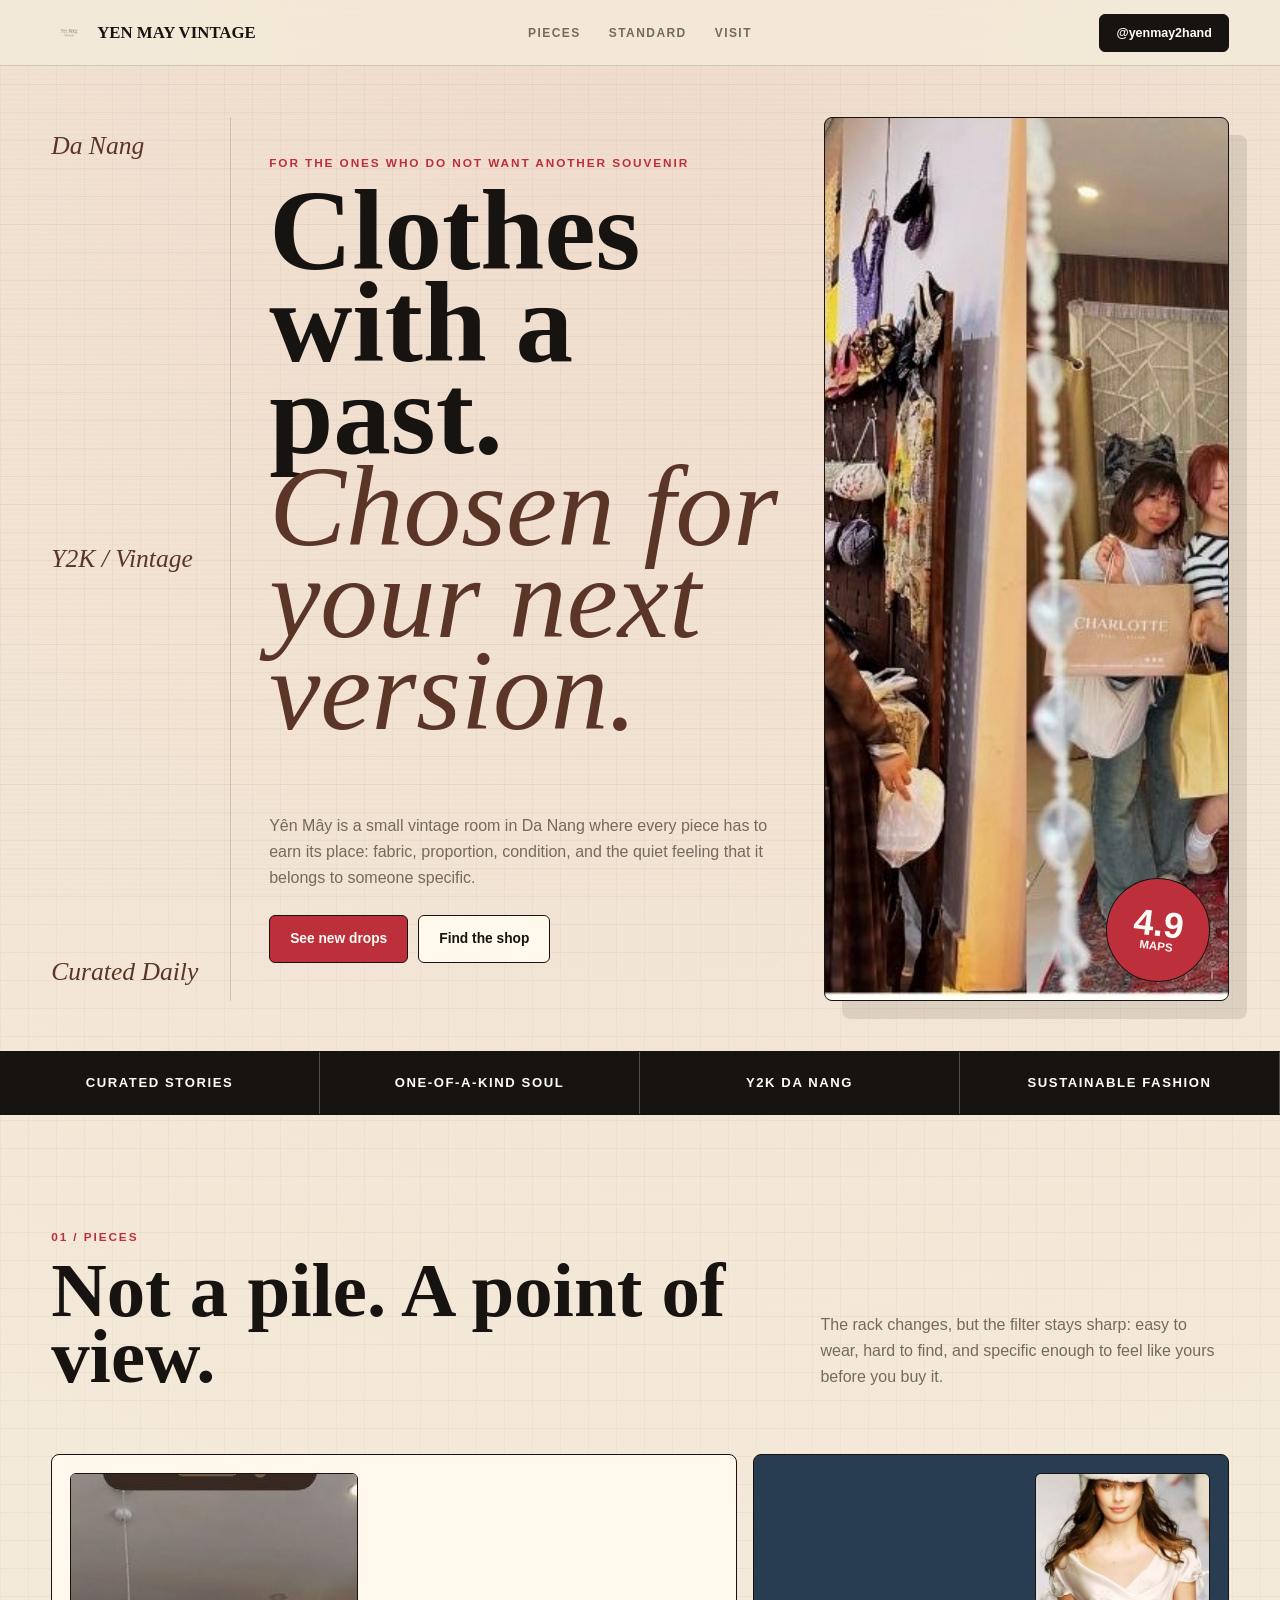
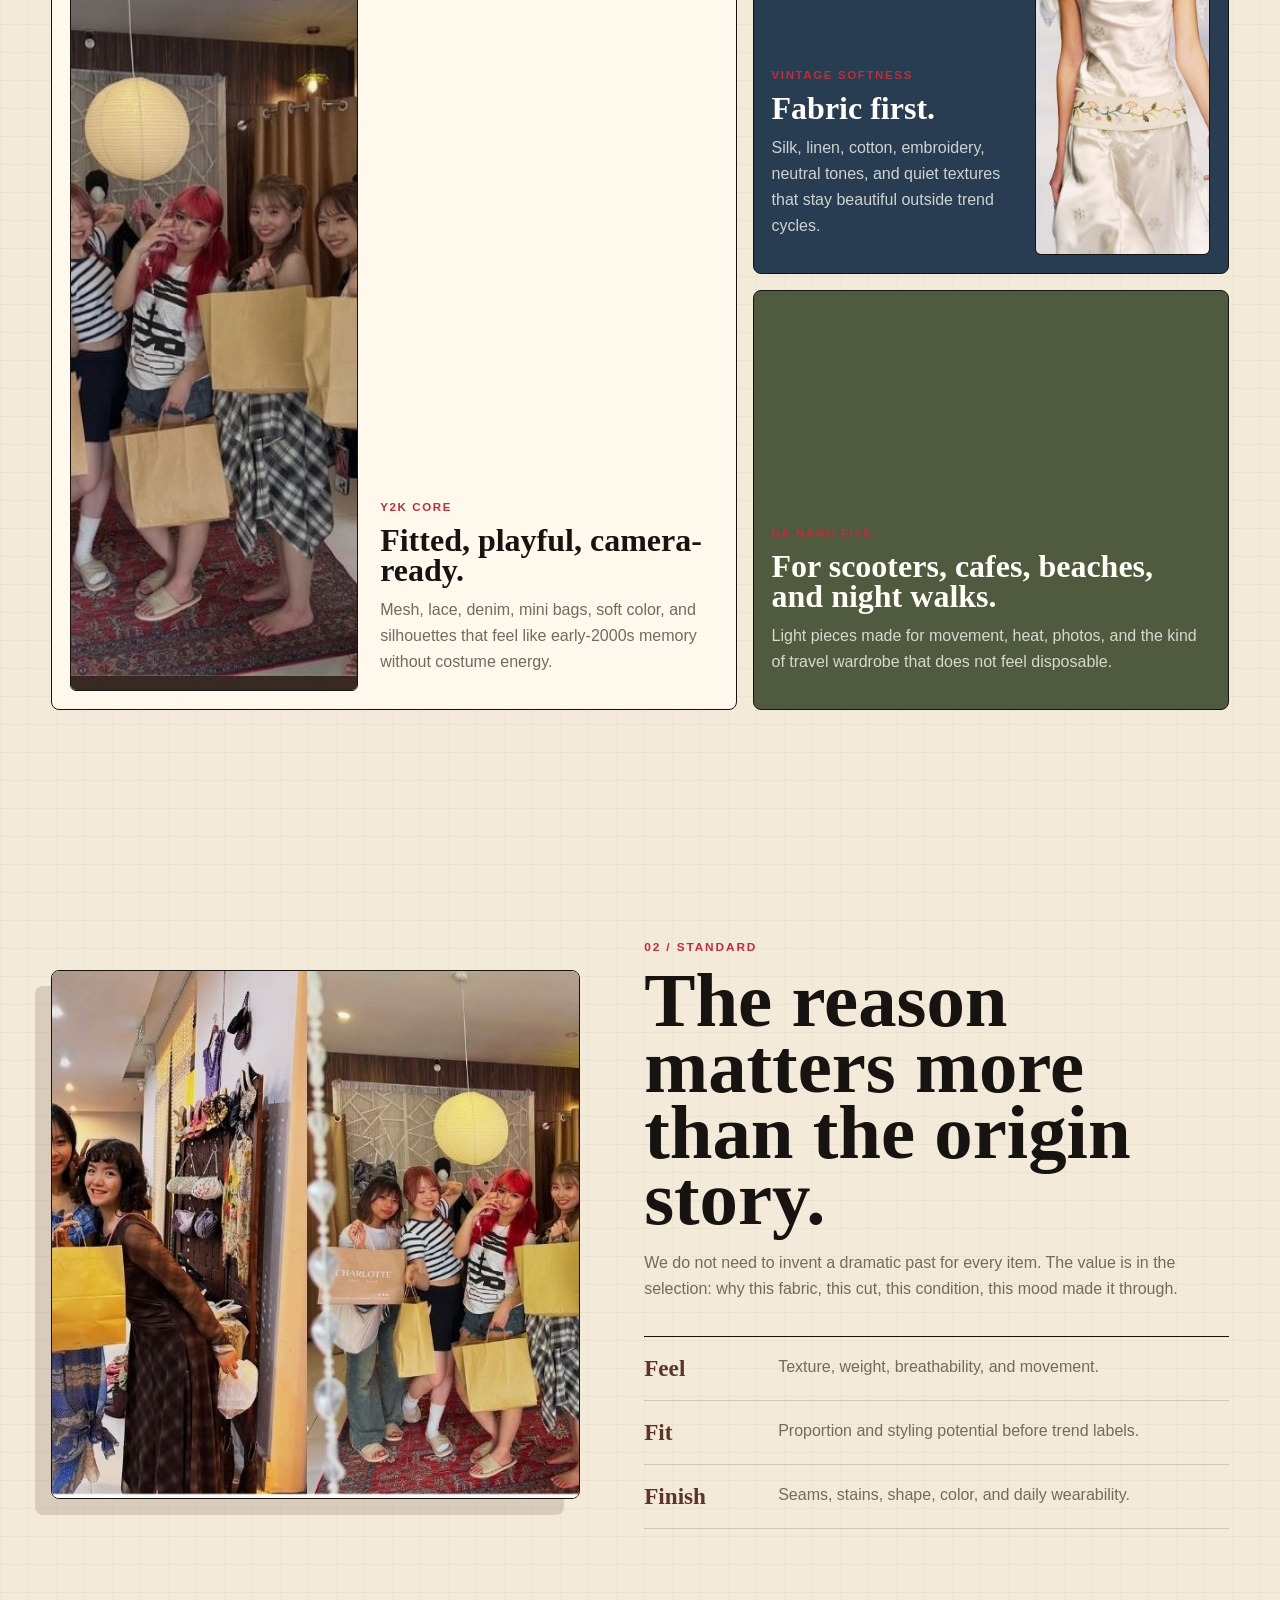
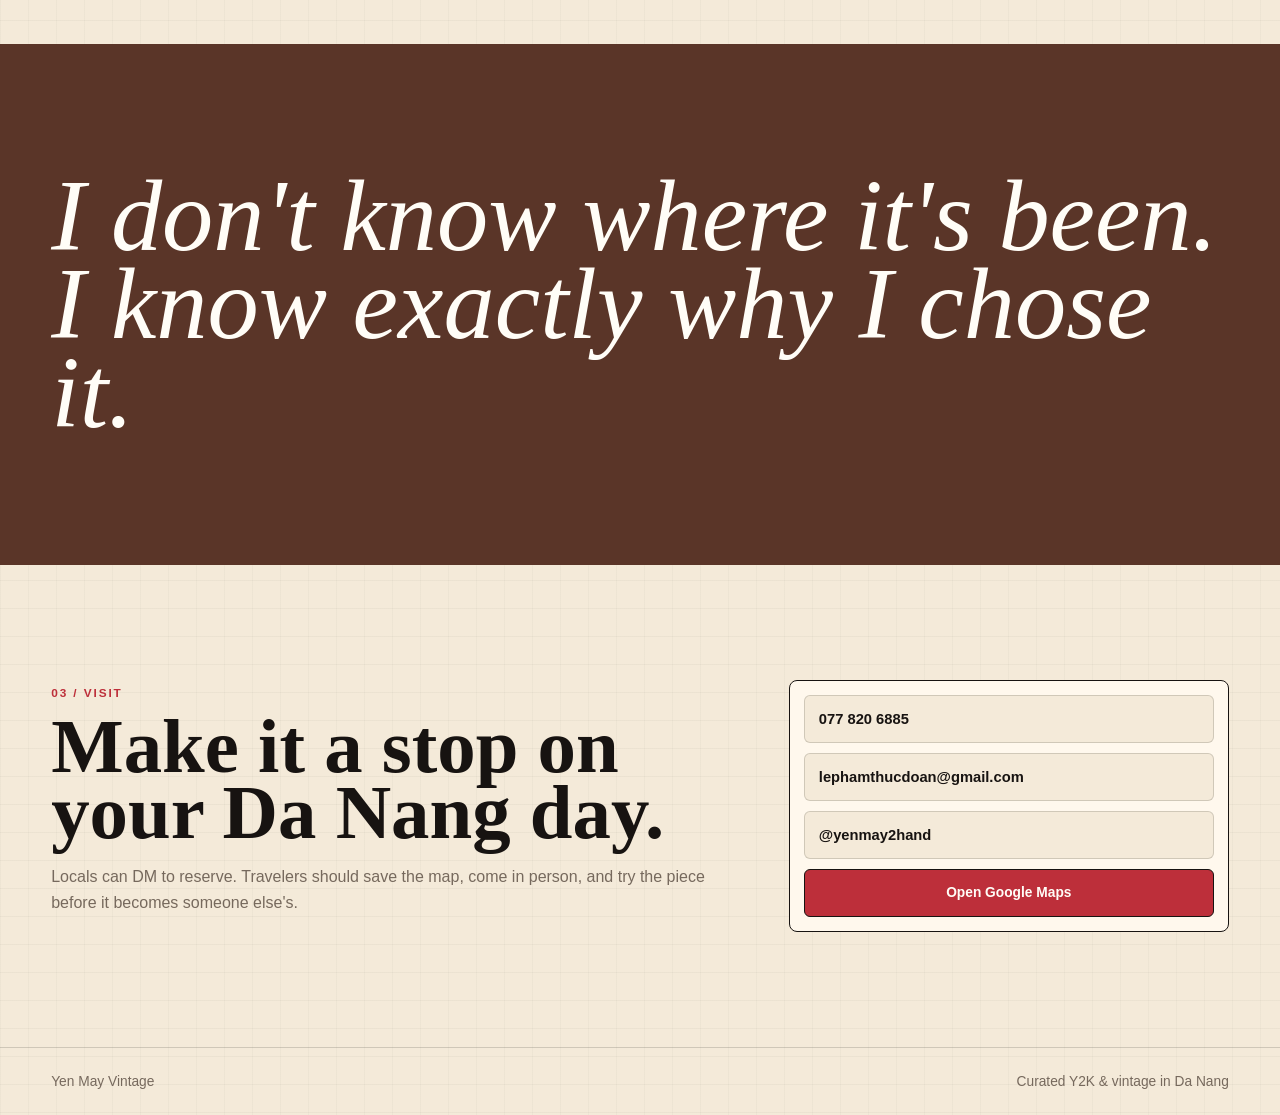
<file: site/index.html>
<!doctype html>
<html lang="vi">
  <head>
    <meta charset="utf-8" />
    <meta name="viewport" content="width=device-width, initial-scale=1" />
    <title>Yen May Vintage | Curated Y2K & Vintage in Da Nang</title>
    <meta
      name="description"
      content="Yen May Vintage is a curated Y2K and vintage shop in Da Nang, Vietnam. One-of-a-kind pieces selected for fabric, fit, condition, and soul."
    />
    <meta name="theme-color" content="#f4ead9" />
    <meta property="og:title" content="Yen May Vintage" />
    <meta property="og:description" content="A curated Y2K and vintage shop in Da Nang." />
    <meta property="og:image" content="./assets/hero.jpg" />
    <link rel="icon" href="../assets/banners/logo/yen%20may%20vintage%20(Ko%20background).png" />
    <link rel="stylesheet" href="./styles.css" />
  </head>
  <body>
    <header class="site-header" data-header>
      <a class="brand" href="#top" aria-label="Yen May Vintage home">
        <img src="../assets/banners/logo/yen may vintage (Ko background).png" alt="" width="44" height="44" />
        <span>Yen May Vintage</span>
      </a>
      <nav class="nav" aria-label="Main navigation">
        <a href="#pieces">Pieces</a>
        <a href="#standard">Standard</a>
        <a href="#visit">Visit</a>
      </nav>
      <a class="header-link" href="https://www.instagram.com/yenmay2hand/" target="_blank" rel="noreferrer">
        @yenmay2hand
      </a>
    </header>

    <main id="top">
      <section class="hero" aria-labelledby="hero-title">
        <div class="hero-meta">
          <span>Da Nang</span>
          <span>Y2K / Vintage</span>
          <span>Curated Daily</span>
        </div>

        <div class="hero-type">
          <p class="eyebrow">For the ones who do not want another souvenir</p>
          <h1 id="hero-title">
            Clothes with a past.
            <span>Chosen for your next version.</span>
          </h1>
        </div>

        <div class="hero-photo">
          <img src="./assets/hero.jpg" alt="Customers inside Yen May Vintage in Da Nang" />
          <div class="stamp" aria-label="Google Maps rating">
            <strong>4.9</strong>
            <span>Maps</span>
          </div>
        </div>

        <div class="hero-note">
          <p>
            Yên Mây is a small vintage room in Da Nang where every piece has to earn its place:
            fabric, proportion, condition, and the quiet feeling that it belongs to someone specific.
          </p>
          <div class="actions">
            <a class="button primary" href="https://www.instagram.com/yenmay2hand/" target="_blank" rel="noreferrer">
              See new drops
            </a>
            <a class="button secondary" href="#visit">Find the shop</a>
          </div>
        </div>
      </section>

      <section class="ticker" aria-label="Yen May positioning">
        <span>Curated Stories</span>
        <span>One-of-a-Kind Soul</span>
        <span>Y2K Da Nang</span>
        <span>Sustainable Fashion</span>
      </section>

      <section class="lookbook" id="pieces" aria-labelledby="pieces-title">
        <div class="section-label">01 / Pieces</div>
        <div class="section-title">
          <h2 id="pieces-title">Not a pile. A point of view.</h2>
          <p>
            The rack changes, but the filter stays sharp: easy to wear, hard to find,
            and specific enough to feel like yours before you buy it.
          </p>
        </div>

        <div class="lookbook-grid">
          <article class="piece-card y2k">
            <img src="./assets/phone-group.jpg" alt="Yen May customers with shopping bags" />
            <div>
              <span>Y2K Core</span>
              <h3>Fitted, playful, camera-ready.</h3>
              <p>Mesh, lace, denim, mini bags, soft color, and silhouettes that feel like early-2000s memory without costume energy.</p>
            </div>
          </article>

          <article class="piece-card quiet">
            <div>
              <span>Vintage Softness</span>
              <h3>Fabric first.</h3>
              <p>Silk, linen, cotton, embroidery, neutral tones, and quiet textures that stay beautiful outside trend cycles.</p>
            </div>
            <img src="./assets/runway.jpg" alt="Soft vintage runway inspiration" />
          </article>

          <article class="piece-card travel">
            <div>
              <span>Da Nang Fits</span>
              <h3>For scooters, cafes, beaches, and night walks.</h3>
              <p>Light pieces made for movement, heat, photos, and the kind of travel wardrobe that does not feel disposable.</p>
            </div>
          </article>
        </div>
      </section>

      <section class="standard" id="standard" aria-labelledby="standard-title">
        <div class="standard-image">
          <img src="./assets/customers.jpg" alt="Happy customers shopping at Yen May Vintage" />
        </div>
        <div class="standard-copy">
          <div class="section-label">02 / Standard</div>
          <h2 id="standard-title">The reason matters more than the origin story.</h2>
          <p>
            We do not need to invent a dramatic past for every item. The value is in the selection:
            why this fabric, this cut, this condition, this mood made it through.
          </p>
          <ul class="rules">
            <li><strong>Feel</strong><span>Texture, weight, breathability, and movement.</span></li>
            <li><strong>Fit</strong><span>Proportion and styling potential before trend labels.</span></li>
            <li><strong>Finish</strong><span>Seams, stains, shape, color, and daily wearability.</span></li>
          </ul>
        </div>
      </section>

      <section class="quote" aria-label="Brand quote">
        <p>I don't know where it's been. I know exactly why I chose it.</p>
      </section>

      <section class="visit" id="visit" aria-labelledby="visit-title">
        <div class="visit-copy">
          <div class="section-label">03 / Visit</div>
          <h2 id="visit-title">Make it a stop on your Da Nang day.</h2>
          <p>
            Locals can DM to reserve. Travelers should save the map, come in person,
            and try the piece before it becomes someone else's.
          </p>
        </div>

        <address class="contact-panel">
          <a href="tel:+84778206885">077 820 6885</a>
          <a href="mailto:lephamthucdoan@gmail.com">lephamthucdoan@gmail.com</a>
          <a href="https://www.instagram.com/yenmay2hand/" target="_blank" rel="noreferrer">@yenmay2hand</a>
          <a
            class="button primary"
            href="https://www.google.com/maps/search/?api=1&query=Yen%20May%20Vintage%20Da%20Nang"
            target="_blank"
            rel="noreferrer"
          >
            Open Google Maps
          </a>
        </address>
      </section>
    </main>

    <footer class="footer">
      <span>Yen May Vintage</span>
      <span>Curated Y2K & vintage in Da Nang</span>
    </footer>

    <script src="./script.js"></script>
  </body>
</html>
</file>
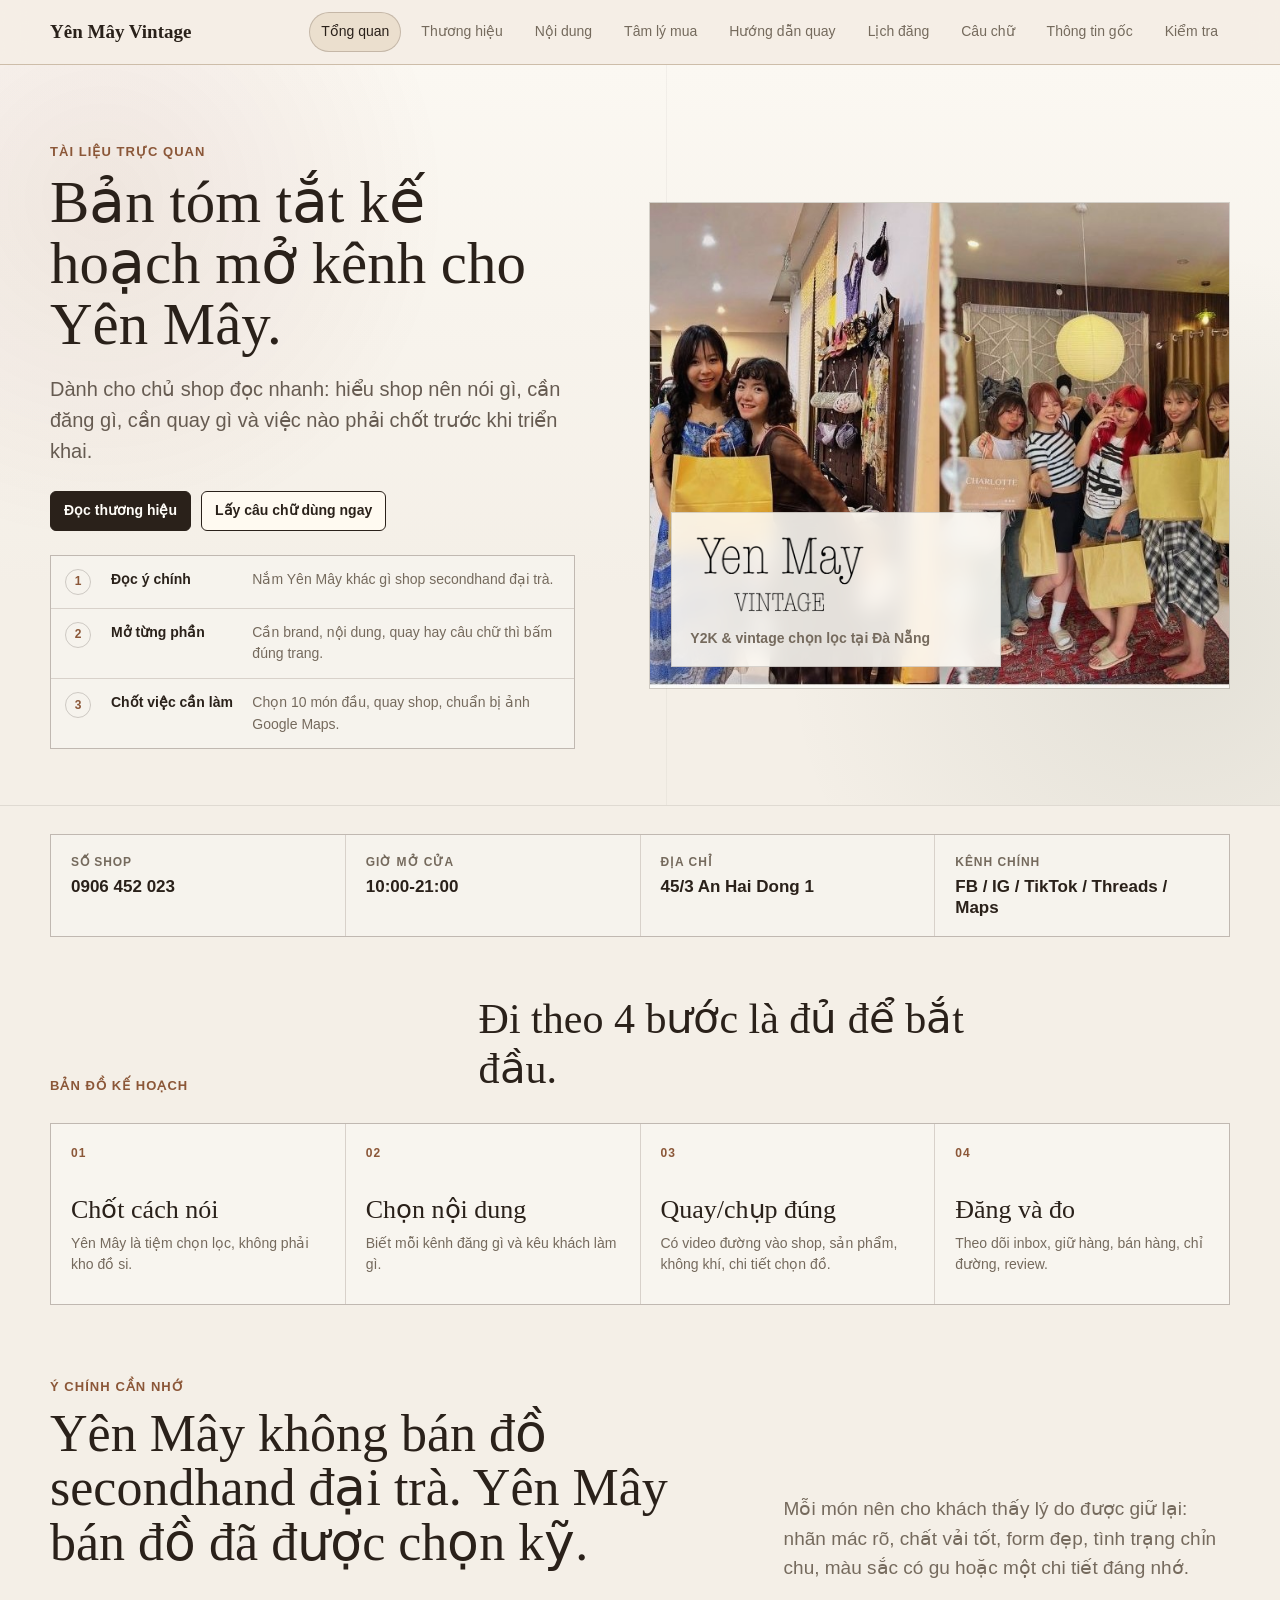
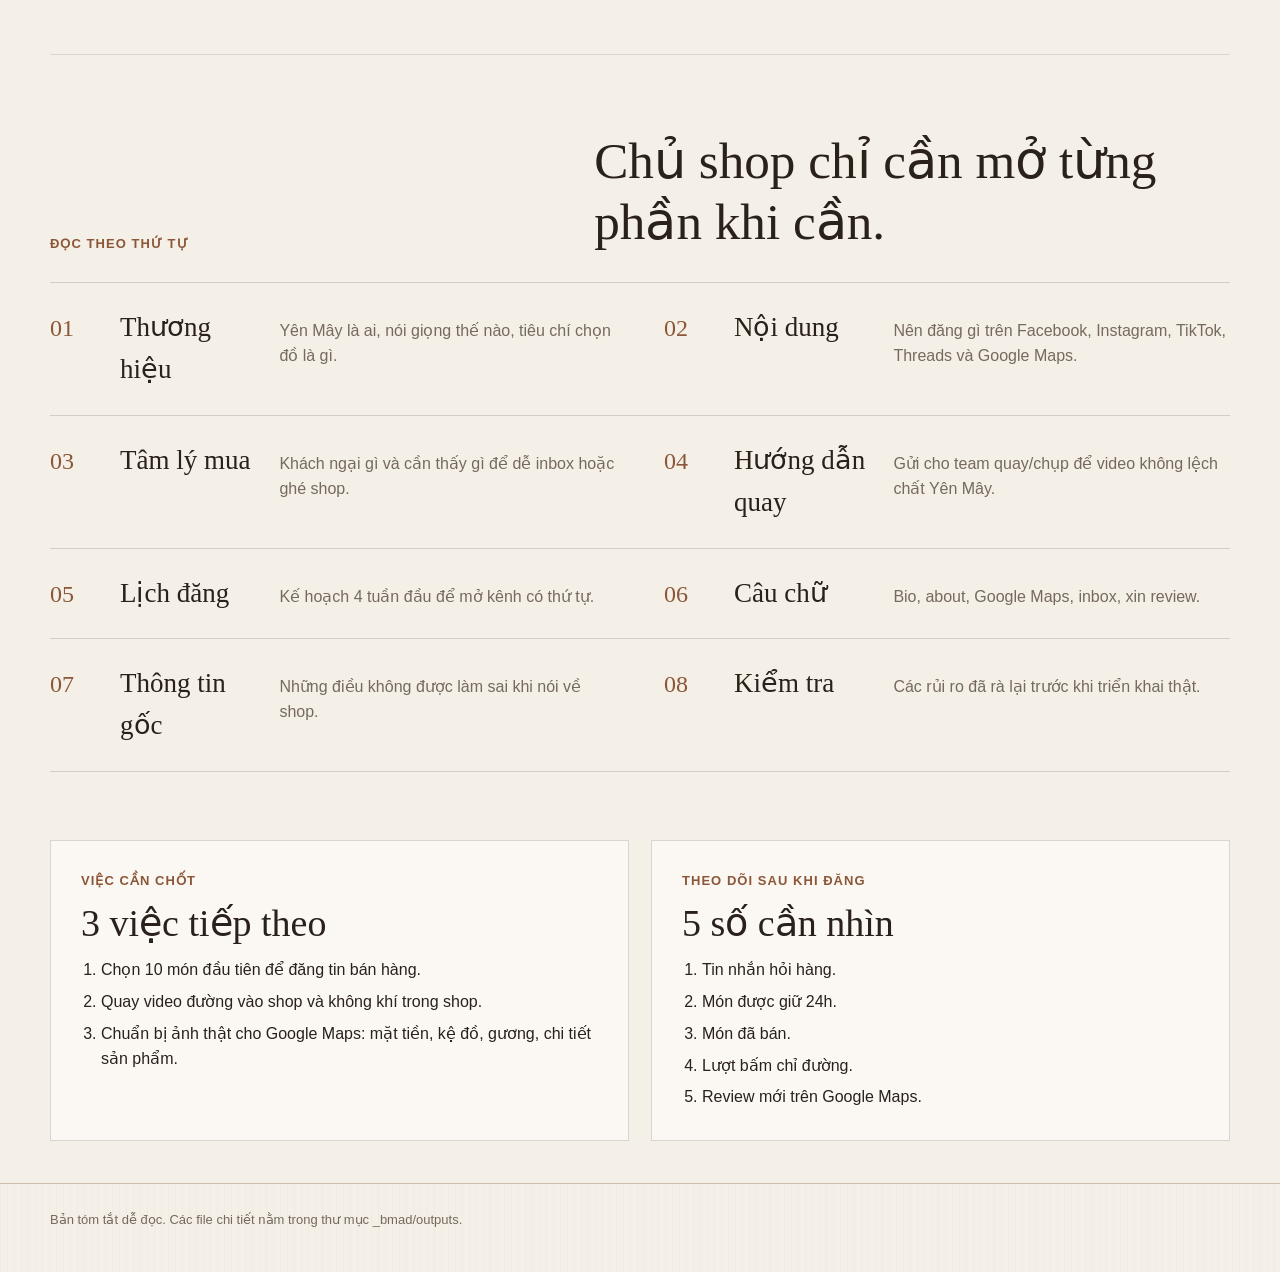
<file: _bmad/pages/index.html>
<!doctype html>
<html lang="vi">
<head>
  <meta charset="utf-8">
  <meta name="viewport" content="width=device-width, initial-scale=1">
  <title>Yên Mây Vintage - Bảng kế hoạch</title>
  <link rel="stylesheet" href="styles.css">
</head>
<body>
  <header class="topbar">
    <div class="shell nav">
      <div class="brandmark">Yên Mây Vintage</div>
      <nav class="navlinks">
        <a class="active" href="index.html">Tổng quan</a>
        <a href="brand.html">Thương hiệu</a>
        <a href="content.html">Nội dung</a>
        <a href="psychology.html">Tâm lý mua</a>
        <a href="agency.html">Hướng dẫn quay</a>
        <a href="launch.html">Lịch đăng</a>
        <a href="copy.html">Câu chữ</a>
        <a href="knowledge.html">Thông tin gốc</a>
        <a href="reviews.html">Kiểm tra</a>
      </nav>
    </div>
  </header>

  <main class="home">
    <section class="home-intro">
      <div class="shell intro-layout">
        <div class="intro-copy">
          <p class="eyebrow">Tài liệu trực quan</p>
          <h1>Bản tóm tắt kế hoạch mở kênh cho Yên Mây.</h1>
          <p class="lede">Dành cho chủ shop đọc nhanh: hiểu shop nên nói gì, cần đăng gì, cần quay gì và việc nào phải chốt trước khi triển khai.</p>
          <div class="intro-actions">
            <a class="action" href="brand.html">Đọc thương hiệu</a>
            <a class="action secondary" href="copy.html">Lấy câu chữ dùng ngay</a>
          </div>
          <div class="doc-guide" aria-label="Cách đọc tài liệu">
            <div><span>1</span><strong>Đọc ý chính</strong><em>Nắm Yên Mây khác gì shop secondhand đại trà.</em></div>
            <div><span>2</span><strong>Mở từng phần</strong><em>Cần brand, nội dung, quay hay câu chữ thì bấm đúng trang.</em></div>
            <div><span>3</span><strong>Chốt việc cần làm</strong><em>Chọn 10 món đầu, quay shop, chuẩn bị ảnh Google Maps.</em></div>
          </div>
        </div>

        <figure class="intro-visual" aria-label="Không gian và khách hàng của Yên Mây">
          <img class="intro-photo" src="../../site/assets/hero.jpg" alt="Khách hàng tại Yên Mây Vintage">
          <figcaption>
            <img src="../assets/yen-may-logo-mark.png" alt="Yên Mây Vintage">
            <span>Y2K & vintage chọn lọc tại Đà Nẵng</span>
          </figcaption>
        </figure>
      </div>
    </section>

    <section class="shell quick-facts" aria-label="Thông tin chính">
      <div><span>Số shop</span><strong>0906 452 023</strong></div>
      <div><span>Giờ mở cửa</span><strong>10:00-21:00</strong></div>
      <div><span>Địa chỉ</span><strong>45/3 An Hai Dong 1</strong></div>
      <div><span>Kênh chính</span><strong>FB / IG / TikTok / Threads / Maps</strong></div>
    </section>

    <section class="shell plan-map" aria-label="Bản đồ triển khai">
      <div class="section-heading compact">
        <p class="eyebrow">Bản đồ kế hoạch</p>
        <h2>Đi theo 4 bước là đủ để bắt đầu.</h2>
      </div>
      <div class="plan-steps">
        <a class="plan-step" href="brand.html">
          <span>01</span>
          <strong>Chốt cách nói</strong>
          <em>Yên Mây là tiệm chọn lọc, không phải kho đồ si.</em>
        </a>
        <a class="plan-step" href="content.html">
          <span>02</span>
          <strong>Chọn nội dung</strong>
          <em>Biết mỗi kênh đăng gì và kêu khách làm gì.</em>
        </a>
        <a class="plan-step" href="agency.html">
          <span>03</span>
          <strong>Quay/chụp đúng</strong>
          <em>Có video đường vào shop, sản phẩm, không khí, chi tiết chọn đồ.</em>
        </a>
        <a class="plan-step" href="launch.html">
          <span>04</span>
          <strong>Đăng và đo</strong>
          <em>Theo dõi inbox, giữ hàng, bán hàng, chỉ đường, review.</em>
        </a>
      </div>
    </section>

    <section class="shell focus-block">
      <div>
        <p class="eyebrow">Ý chính cần nhớ</p>
        <h2>Yên Mây không bán đồ secondhand đại trà. Yên Mây bán đồ đã được chọn kỹ.</h2>
      </div>
      <p>Mỗi món nên cho khách thấy lý do được giữ lại: nhãn mác rõ, chất vải tốt, form đẹp, tình trạng chỉn chu, màu sắc có gu hoặc một chi tiết đáng nhớ.</p>
    </section>

    <section class="shell reading-section">
      <div class="section-heading">
        <p class="eyebrow">Đọc theo thứ tự</p>
        <h2>Chủ shop chỉ cần mở từng phần khi cần.</h2>
      </div>

      <div class="reading-list">
        <a href="brand.html">
          <span>01</span>
          <strong>Thương hiệu</strong>
          <em>Yên Mây là ai, nói giọng thế nào, tiêu chí chọn đồ là gì.</em>
        </a>
        <a href="content.html">
          <span>02</span>
          <strong>Nội dung</strong>
          <em>Nên đăng gì trên Facebook, Instagram, TikTok, Threads và Google Maps.</em>
        </a>
        <a href="psychology.html">
          <span>03</span>
          <strong>Tâm lý mua</strong>
          <em>Khách ngại gì và cần thấy gì để dễ inbox hoặc ghé shop.</em>
        </a>
        <a href="agency.html">
          <span>04</span>
          <strong>Hướng dẫn quay</strong>
          <em>Gửi cho team quay/chụp để video không lệch chất Yên Mây.</em>
        </a>
        <a href="launch.html">
          <span>05</span>
          <strong>Lịch đăng</strong>
          <em>Kế hoạch 4 tuần đầu để mở kênh có thứ tự.</em>
        </a>
        <a href="copy.html">
          <span>06</span>
          <strong>Câu chữ</strong>
          <em>Bio, about, Google Maps, inbox, xin review.</em>
        </a>
        <a href="knowledge.html">
          <span>07</span>
          <strong>Thông tin gốc</strong>
          <em>Những điều không được làm sai khi nói về shop.</em>
        </a>
        <a href="reviews.html">
          <span>08</span>
          <strong>Kiểm tra</strong>
          <em>Các rủi ro đã rà lại trước khi triển khai thật.</em>
        </a>
      </div>
    </section>

    <section class="shell next-grid">
      <article>
        <p class="eyebrow">Việc cần chốt</p>
        <h2>3 việc tiếp theo</h2>
        <ol>
          <li>Chọn 10 món đầu tiên để đăng tin bán hàng.</li>
          <li>Quay video đường vào shop và không khí trong shop.</li>
          <li>Chuẩn bị ảnh thật cho Google Maps: mặt tiền, kệ đồ, gương, chi tiết sản phẩm.</li>
        </ol>
      </article>

      <article>
        <p class="eyebrow">Theo dõi sau khi đăng</p>
        <h2>5 số cần nhìn</h2>
        <ol>
          <li>Tin nhắn hỏi hàng.</li>
          <li>Món được giữ 24h.</li>
          <li>Món đã bán.</li>
          <li>Lượt bấm chỉ đường.</li>
          <li>Review mới trên Google Maps.</li>
        </ol>
      </article>
    </section>
  </main>

  <footer class="footer">
    <div class="shell">Bản tóm tắt dễ đọc. Các file chi tiết nằm trong thư mục _bmad/outputs.</div>
  </footer>
</body>
</html>
</file>
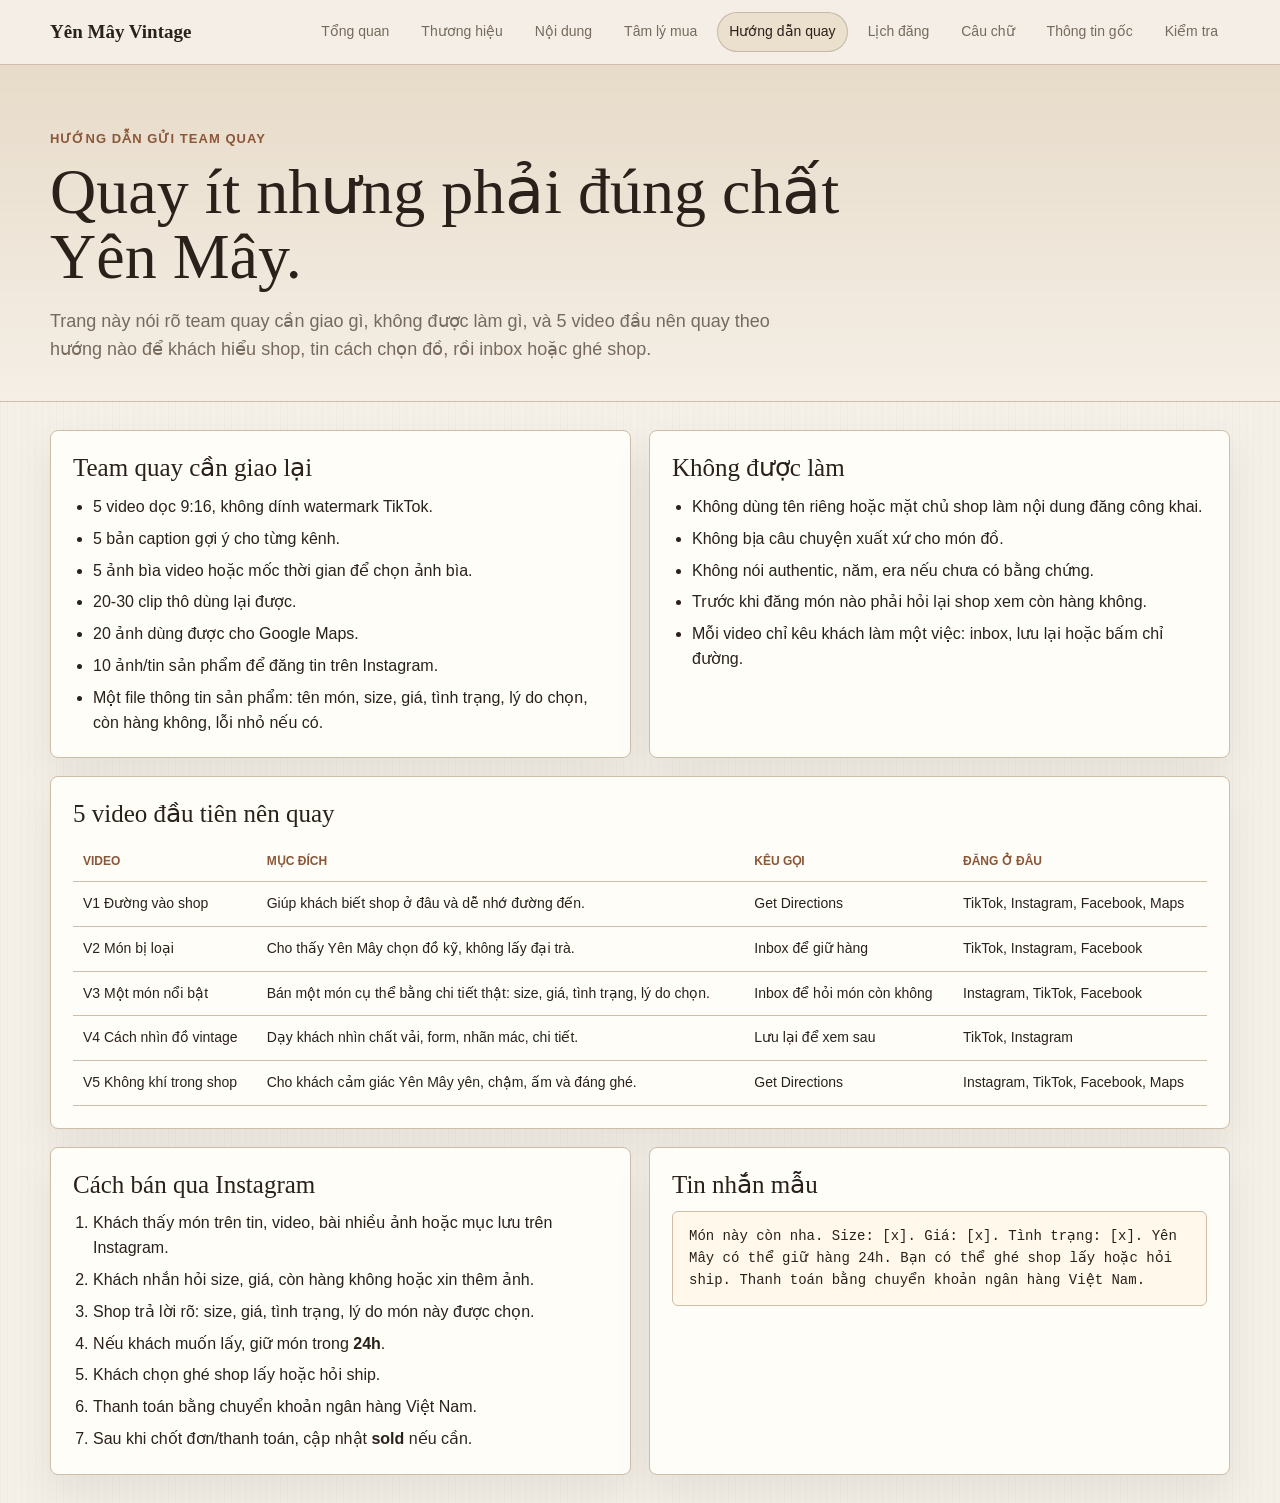
<file: _bmad/pages/agency.html>
<!doctype html>
<html lang="vi">
<head>
  <meta charset="utf-8">
  <meta name="viewport" content="width=device-width, initial-scale=1">
  <title>Hướng dẫn quay - Yên Mây Vintage</title>
  <link rel="stylesheet" href="styles.css">
</head>
<body>
  <header class="topbar">
    <div class="shell nav">
      <div class="brandmark">Yên Mây Vintage</div>
      <nav class="navlinks">
        <a href="index.html">Tổng quan</a>
        <a href="brand.html">Thương hiệu</a>
        <a href="content.html">Nội dung</a>
        <a href="psychology.html">Tâm lý mua</a>
        <a class="active" href="agency.html">Hướng dẫn quay</a>
        <a href="launch.html">Lịch đăng</a>
        <a href="copy.html">Câu chữ</a>
        <a href="knowledge.html">Thông tin gốc</a>
        <a href="reviews.html">Kiểm tra</a>
      </nav>
    </div>
  </header>

  <main>
    <section class="hero">
      <div class="shell">
        <p class="eyebrow">Hướng dẫn gửi team quay</p>
        <h1>Quay ít nhưng phải đúng chất Yên Mây.</h1>
        <p class="lede">Trang này nói rõ team quay cần giao gì, không được làm gì, và 5 video đầu nên quay theo hướng nào để khách hiểu shop, tin cách chọn đồ, rồi inbox hoặc ghé shop.</p>
      </div>
    </section>

    <section class="shell grid">
      <article class="panel span-6">
        <h2>Team quay cần giao lại</h2>
        <ul>
          <li>5 video dọc 9:16, không dính watermark TikTok.</li>
          <li>5 bản caption gợi ý cho từng kênh.</li>
          <li>5 ảnh bìa video hoặc mốc thời gian để chọn ảnh bìa.</li>
          <li>20-30 clip thô dùng lại được.</li>
          <li>20 ảnh dùng được cho Google Maps.</li>
          <li>10 ảnh/tin sản phẩm để đăng tin trên Instagram.</li>
          <li>Một file thông tin sản phẩm: tên món, size, giá, tình trạng, lý do chọn, còn hàng không, lỗi nhỏ nếu có.</li>
        </ul>
      </article>

      <article class="panel span-6">
        <h2>Không được làm</h2>
        <ul>
          <li>Không dùng tên riêng hoặc mặt chủ shop làm nội dung đăng công khai.</li>
          <li>Không bịa câu chuyện xuất xứ cho món đồ.</li>
          <li>Không nói authentic, năm, era nếu chưa có bằng chứng.</li>
          <li>Trước khi đăng món nào phải hỏi lại shop xem còn hàng không.</li>
          <li>Mỗi video chỉ kêu khách làm một việc: inbox, lưu lại hoặc bấm chỉ đường.</li>
        </ul>
      </article>

      <article class="panel span-12">
        <h2>5 video đầu tiên nên quay</h2>
        <table class="table">
          <thead><tr><th>Video</th><th>Mục đích</th><th>Kêu gọi</th><th>Đăng ở đâu</th></tr></thead>
          <tbody>
            <tr><td>V1 Đường vào shop</td><td>Giúp khách biết shop ở đâu và dễ nhớ đường đến.</td><td>Get Directions</td><td>TikTok, Instagram, Facebook, Maps</td></tr>
            <tr><td>V2 Món bị loại</td><td>Cho thấy Yên Mây chọn đồ kỹ, không lấy đại trà.</td><td>Inbox để giữ hàng</td><td>TikTok, Instagram, Facebook</td></tr>
            <tr><td>V3 Một món nổi bật</td><td>Bán một món cụ thể bằng chi tiết thật: size, giá, tình trạng, lý do chọn.</td><td>Inbox để hỏi món còn không</td><td>Instagram, TikTok, Facebook</td></tr>
            <tr><td>V4 Cách nhìn đồ vintage</td><td>Dạy khách nhìn chất vải, form, nhãn mác, chi tiết.</td><td>Lưu lại để xem sau</td><td>TikTok, Instagram</td></tr>
            <tr><td>V5 Không khí trong shop</td><td>Cho khách cảm giác Yên Mây yên, chậm, ấm và đáng ghé.</td><td>Get Directions</td><td>Instagram, TikTok, Facebook, Maps</td></tr>
          </tbody>
        </table>
      </article>

      <article class="panel span-6">
        <h2>Cách bán qua Instagram</h2>
        <ol>
          <li>Khách thấy món trên tin, video, bài nhiều ảnh hoặc mục lưu trên Instagram.</li>
          <li>Khách nhắn hỏi size, giá, còn hàng không hoặc xin thêm ảnh.</li>
          <li>Shop trả lời rõ: size, giá, tình trạng, lý do món này được chọn.</li>
          <li>Nếu khách muốn lấy, giữ món trong <strong>24h</strong>.</li>
          <li>Khách chọn ghé shop lấy hoặc hỏi ship.</li>
          <li>Thanh toán bằng chuyển khoản ngân hàng Việt Nam.</li>
          <li>Sau khi chốt đơn/thanh toán, cập nhật <strong>sold</strong> nếu cần.</li>
        </ol>
      </article>

      <article class="panel span-6">
        <h2>Tin nhắn mẫu</h2>
        <div class="copy">Món này còn nha. Size: [x]. Giá: [x]. Tình trạng: [x]. Yên Mây có thể giữ hàng 24h. Bạn có thể ghé shop lấy hoặc hỏi ship. Thanh toán bằng chuyển khoản ngân hàng Việt Nam.</div>
      </article>
    </section>
  </main>
</body>
</html>
</file>
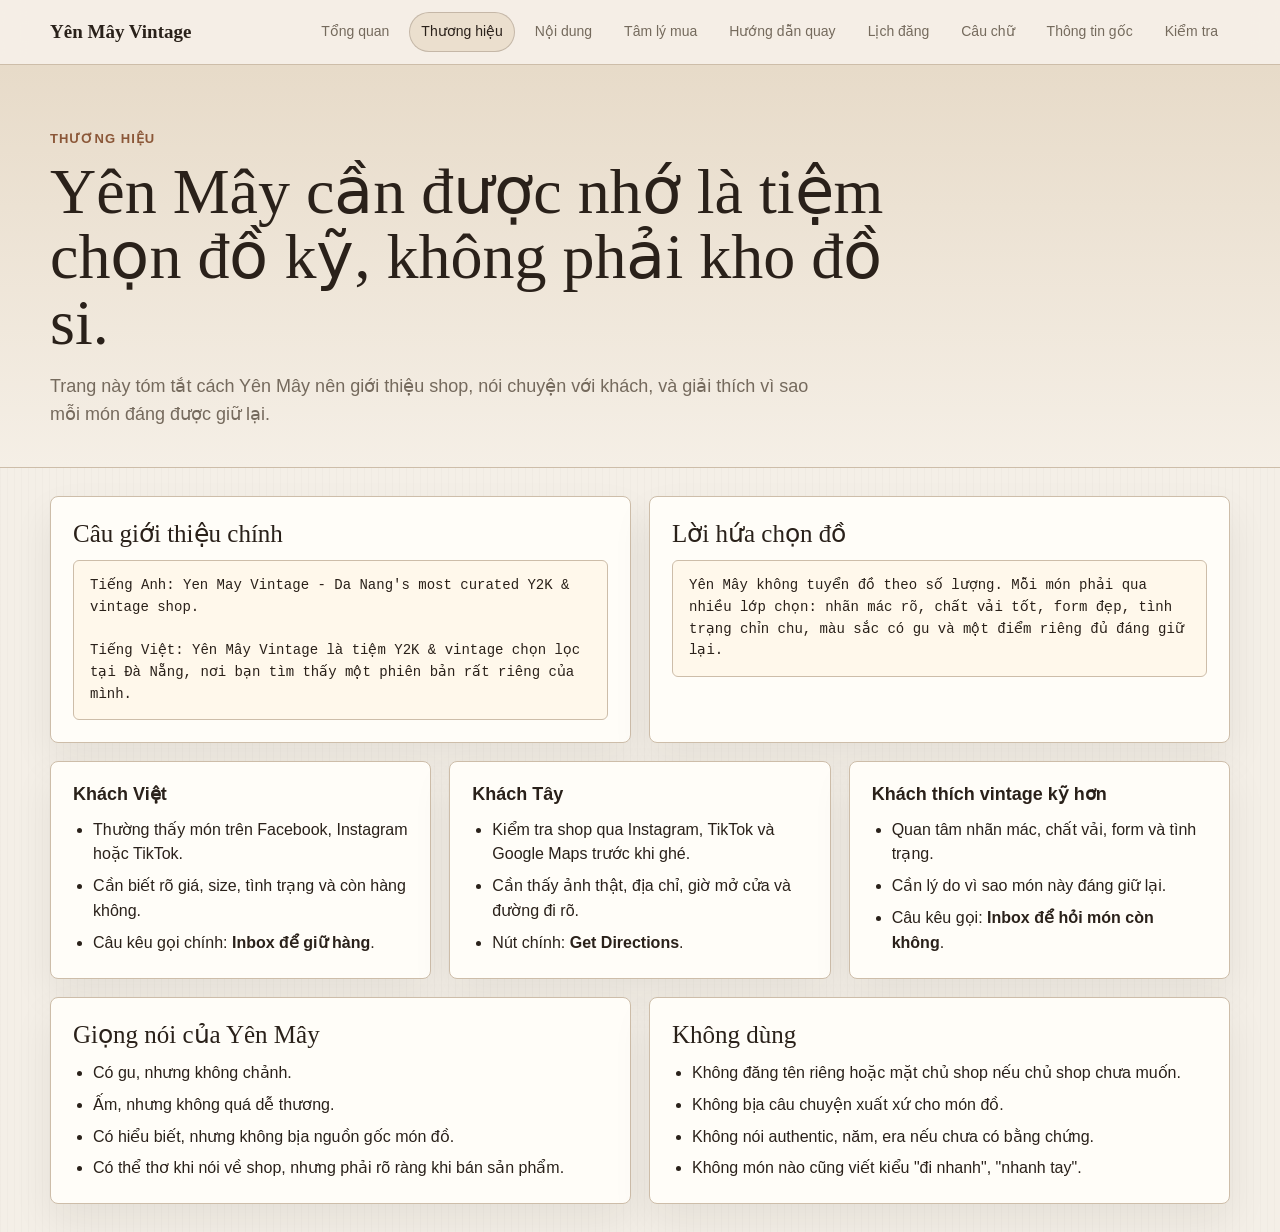
<file: _bmad/pages/brand.html>
<!doctype html>
<html lang="vi">
<head>
  <meta charset="utf-8">
  <meta name="viewport" content="width=device-width, initial-scale=1">
  <title>Thương hiệu - Yên Mây Vintage</title>
  <link rel="stylesheet" href="styles.css">
</head>
<body>
  <header class="topbar">
    <div class="shell nav">
      <div class="brandmark">Yên Mây Vintage</div>
      <nav class="navlinks">
        <a href="index.html">Tổng quan</a>
        <a class="active" href="brand.html">Thương hiệu</a>
        <a href="content.html">Nội dung</a>
        <a href="psychology.html">Tâm lý mua</a>
        <a href="agency.html">Hướng dẫn quay</a>
        <a href="launch.html">Lịch đăng</a>
        <a href="copy.html">Câu chữ</a>
        <a href="knowledge.html">Thông tin gốc</a>
        <a href="reviews.html">Kiểm tra</a>
      </nav>
    </div>
  </header>

  <main>
    <section class="hero">
      <div class="shell">
        <p class="eyebrow">Thương hiệu</p>
        <h1>Yên Mây cần được nhớ là tiệm chọn đồ kỹ, không phải kho đồ si.</h1>
        <p class="lede">Trang này tóm tắt cách Yên Mây nên giới thiệu shop, nói chuyện với khách, và giải thích vì sao mỗi món đáng được giữ lại.</p>
      </div>
    </section>

    <section class="shell grid">
      <article class="panel span-6">
        <h2>Câu giới thiệu chính</h2>
        <div class="copy">Tiếng Anh: Yen May Vintage - Da Nang's most curated Y2K & vintage shop.

Tiếng Việt: Yên Mây Vintage là tiệm Y2K & vintage chọn lọc tại Đà Nẵng, nơi bạn tìm thấy một phiên bản rất riêng của mình.</div>
      </article>

      <article class="panel span-6">
        <h2>Lời hứa chọn đồ</h2>
        <div class="copy">Yên Mây không tuyển đồ theo số lượng. Mỗi món phải qua nhiều lớp chọn: nhãn mác rõ, chất vải tốt, form đẹp, tình trạng chỉn chu, màu sắc có gu và một điểm riêng đủ đáng giữ lại.</div>
      </article>

      <article class="panel span-4">
        <h3>Khách Việt</h3>
        <ul>
          <li>Thường thấy món trên Facebook, Instagram hoặc TikTok.</li>
          <li>Cần biết rõ giá, size, tình trạng và còn hàng không.</li>
          <li>Câu kêu gọi chính: <strong>Inbox để giữ hàng</strong>.</li>
        </ul>
      </article>

      <article class="panel span-4">
        <h3>Khách Tây</h3>
        <ul>
          <li>Kiểm tra shop qua Instagram, TikTok và Google Maps trước khi ghé.</li>
          <li>Cần thấy ảnh thật, địa chỉ, giờ mở cửa và đường đi rõ.</li>
          <li>Nút chính: <strong>Get Directions</strong>.</li>
        </ul>
      </article>

      <article class="panel span-4">
        <h3>Khách thích vintage kỹ hơn</h3>
        <ul>
          <li>Quan tâm nhãn mác, chất vải, form và tình trạng.</li>
          <li>Cần lý do vì sao món này đáng giữ lại.</li>
          <li>Câu kêu gọi: <strong>Inbox để hỏi món còn không</strong>.</li>
        </ul>
      </article>

      <article class="panel span-6">
        <h2>Giọng nói của Yên Mây</h2>
        <ul>
          <li>Có gu, nhưng không chảnh.</li>
          <li>Ấm, nhưng không quá dễ thương.</li>
          <li>Có hiểu biết, nhưng không bịa nguồn gốc món đồ.</li>
          <li>Có thể thơ khi nói về shop, nhưng phải rõ ràng khi bán sản phẩm.</li>
        </ul>
      </article>

      <article class="panel span-6">
        <h2>Không dùng</h2>
        <ul>
          <li>Không đăng tên riêng hoặc mặt chủ shop nếu chủ shop chưa muốn.</li>
          <li>Không bịa câu chuyện xuất xứ cho món đồ.</li>
          <li>Không nói authentic, năm, era nếu chưa có bằng chứng.</li>
          <li>Không món nào cũng viết kiểu "đi nhanh", "nhanh tay".</li>
        </ul>
      </article>
    </section>
  </main>
</body>
</html>
</file>
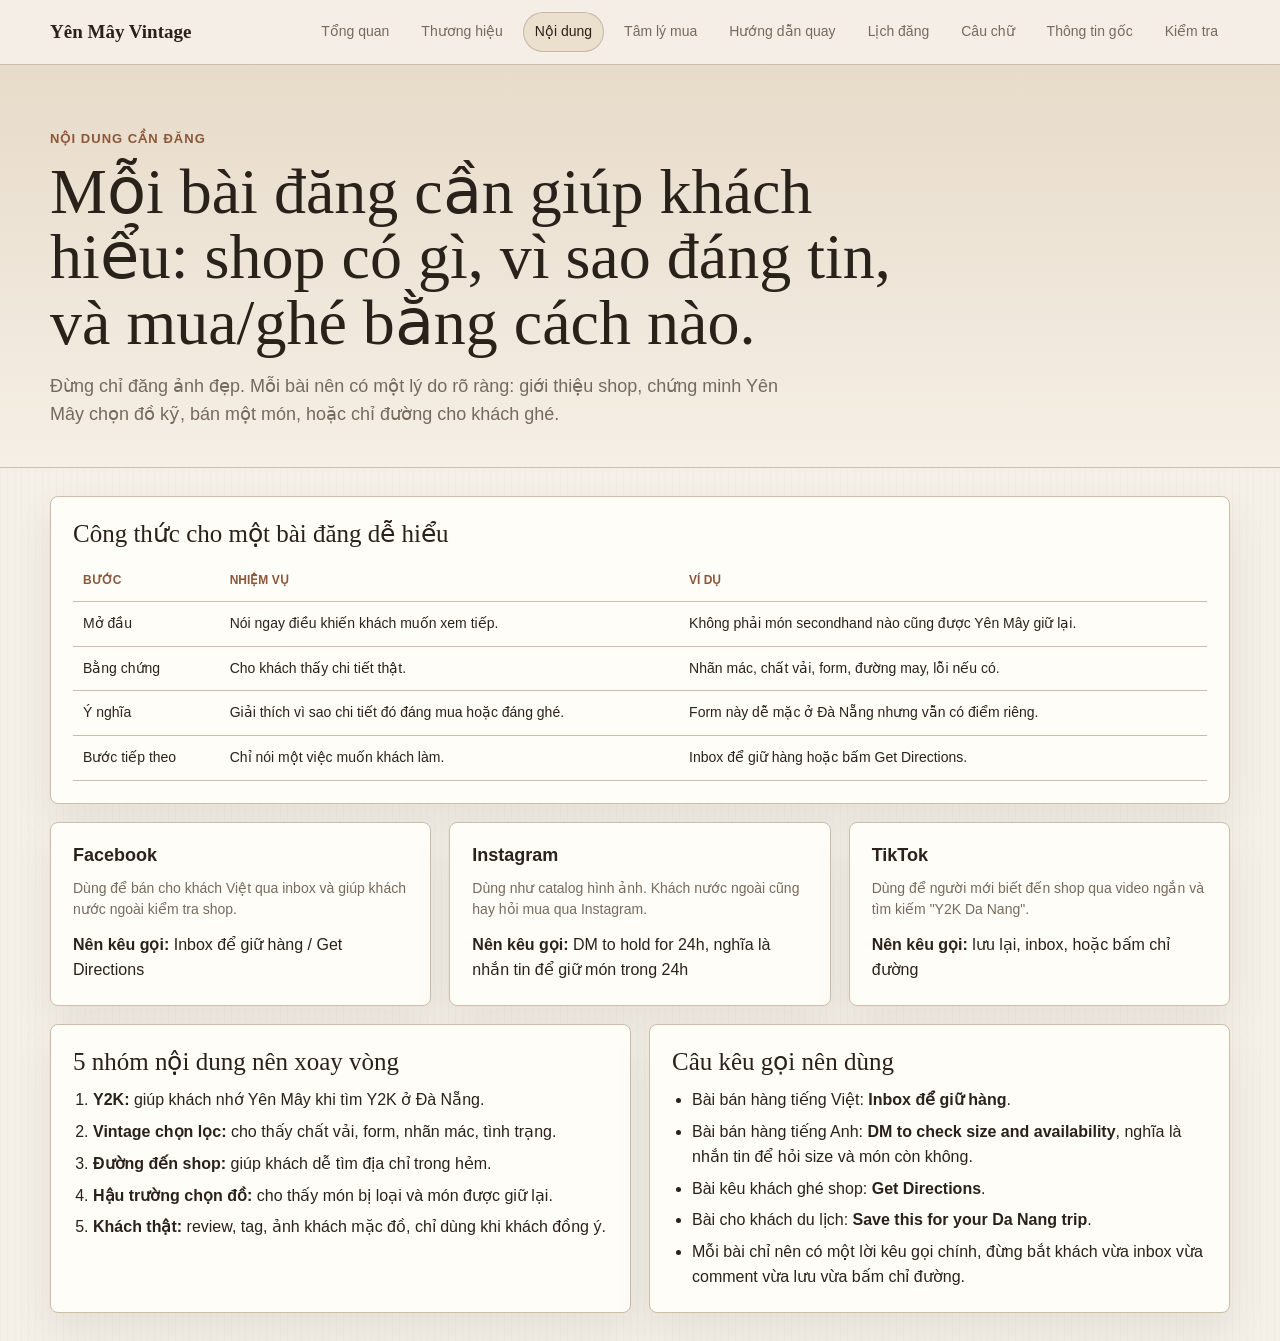
<file: _bmad/pages/content.html>
<!doctype html>
<html lang="vi">
<head>
  <meta charset="utf-8">
  <meta name="viewport" content="width=device-width, initial-scale=1">
  <title>Nội dung - Yên Mây Vintage</title>
  <link rel="stylesheet" href="styles.css">
</head>
<body>
  <header class="topbar">
    <div class="shell nav">
      <div class="brandmark">Yên Mây Vintage</div>
      <nav class="navlinks">
        <a href="index.html">Tổng quan</a>
        <a href="brand.html">Thương hiệu</a>
        <a class="active" href="content.html">Nội dung</a>
        <a href="psychology.html">Tâm lý mua</a>
        <a href="agency.html">Hướng dẫn quay</a>
        <a href="launch.html">Lịch đăng</a>
        <a href="copy.html">Câu chữ</a>
        <a href="knowledge.html">Thông tin gốc</a>
        <a href="reviews.html">Kiểm tra</a>
      </nav>
    </div>
  </header>

  <main>
    <section class="hero">
      <div class="shell">
        <p class="eyebrow">Nội dung cần đăng</p>
        <h1>Mỗi bài đăng cần giúp khách hiểu: shop có gì, vì sao đáng tin, và mua/ghé bằng cách nào.</h1>
        <p class="lede">Đừng chỉ đăng ảnh đẹp. Mỗi bài nên có một lý do rõ ràng: giới thiệu shop, chứng minh Yên Mây chọn đồ kỹ, bán một món, hoặc chỉ đường cho khách ghé.</p>
      </div>
    </section>

    <section class="shell grid">
      <article class="panel span-12">
        <h2>Công thức cho một bài đăng dễ hiểu</h2>
        <table class="table">
          <thead><tr><th>Bước</th><th>Nhiệm vụ</th><th>Ví dụ</th></tr></thead>
          <tbody>
            <tr><td>Mở đầu</td><td>Nói ngay điều khiến khách muốn xem tiếp.</td><td>Không phải món secondhand nào cũng được Yên Mây giữ lại.</td></tr>
            <tr><td>Bằng chứng</td><td>Cho khách thấy chi tiết thật.</td><td>Nhãn mác, chất vải, form, đường may, lỗi nếu có.</td></tr>
            <tr><td>Ý nghĩa</td><td>Giải thích vì sao chi tiết đó đáng mua hoặc đáng ghé.</td><td>Form này dễ mặc ở Đà Nẵng nhưng vẫn có điểm riêng.</td></tr>
            <tr><td>Bước tiếp theo</td><td>Chỉ nói một việc muốn khách làm.</td><td>Inbox để giữ hàng hoặc bấm Get Directions.</td></tr>
          </tbody>
        </table>
      </article>

      <article class="panel span-4">
        <h3>Facebook</h3>
        <p class="meta">Dùng để bán cho khách Việt qua inbox và giúp khách nước ngoài kiểm tra shop.</p>
        <p><strong>Nên kêu gọi:</strong> Inbox để giữ hàng / Get Directions</p>
      </article>

      <article class="panel span-4">
        <h3>Instagram</h3>
        <p class="meta">Dùng như catalog hình ảnh. Khách nước ngoài cũng hay hỏi mua qua Instagram.</p>
        <p><strong>Nên kêu gọi:</strong> DM to hold for 24h, nghĩa là nhắn tin để giữ món trong 24h</p>
      </article>

      <article class="panel span-4">
        <h3>TikTok</h3>
        <p class="meta">Dùng để người mới biết đến shop qua video ngắn và tìm kiếm "Y2K Da Nang".</p>
        <p><strong>Nên kêu gọi:</strong> lưu lại, inbox, hoặc bấm chỉ đường</p>
      </article>

      <article class="panel span-6">
        <h2>5 nhóm nội dung nên xoay vòng</h2>
        <ol>
          <li><strong>Y2K:</strong> giúp khách nhớ Yên Mây khi tìm Y2K ở Đà Nẵng.</li>
          <li><strong>Vintage chọn lọc:</strong> cho thấy chất vải, form, nhãn mác, tình trạng.</li>
          <li><strong>Đường đến shop:</strong> giúp khách dễ tìm địa chỉ trong hẻm.</li>
          <li><strong>Hậu trường chọn đồ:</strong> cho thấy món bị loại và món được giữ lại.</li>
          <li><strong>Khách thật:</strong> review, tag, ảnh khách mặc đồ, chỉ dùng khi khách đồng ý.</li>
        </ol>
      </article>

      <article class="panel span-6">
        <h2>Câu kêu gọi nên dùng</h2>
        <ul>
          <li>Bài bán hàng tiếng Việt: <strong>Inbox để giữ hàng</strong>.</li>
          <li>Bài bán hàng tiếng Anh: <strong>DM to check size and availability</strong>, nghĩa là nhắn tin để hỏi size và món còn không.</li>
          <li>Bài kêu khách ghé shop: <strong>Get Directions</strong>.</li>
          <li>Bài cho khách du lịch: <strong>Save this for your Da Nang trip</strong>.</li>
          <li>Mỗi bài chỉ nên có một lời kêu gọi chính, đừng bắt khách vừa inbox vừa comment vừa lưu vừa bấm chỉ đường.</li>
        </ul>
      </article>
    </section>
  </main>
</body>
</html>
</file>
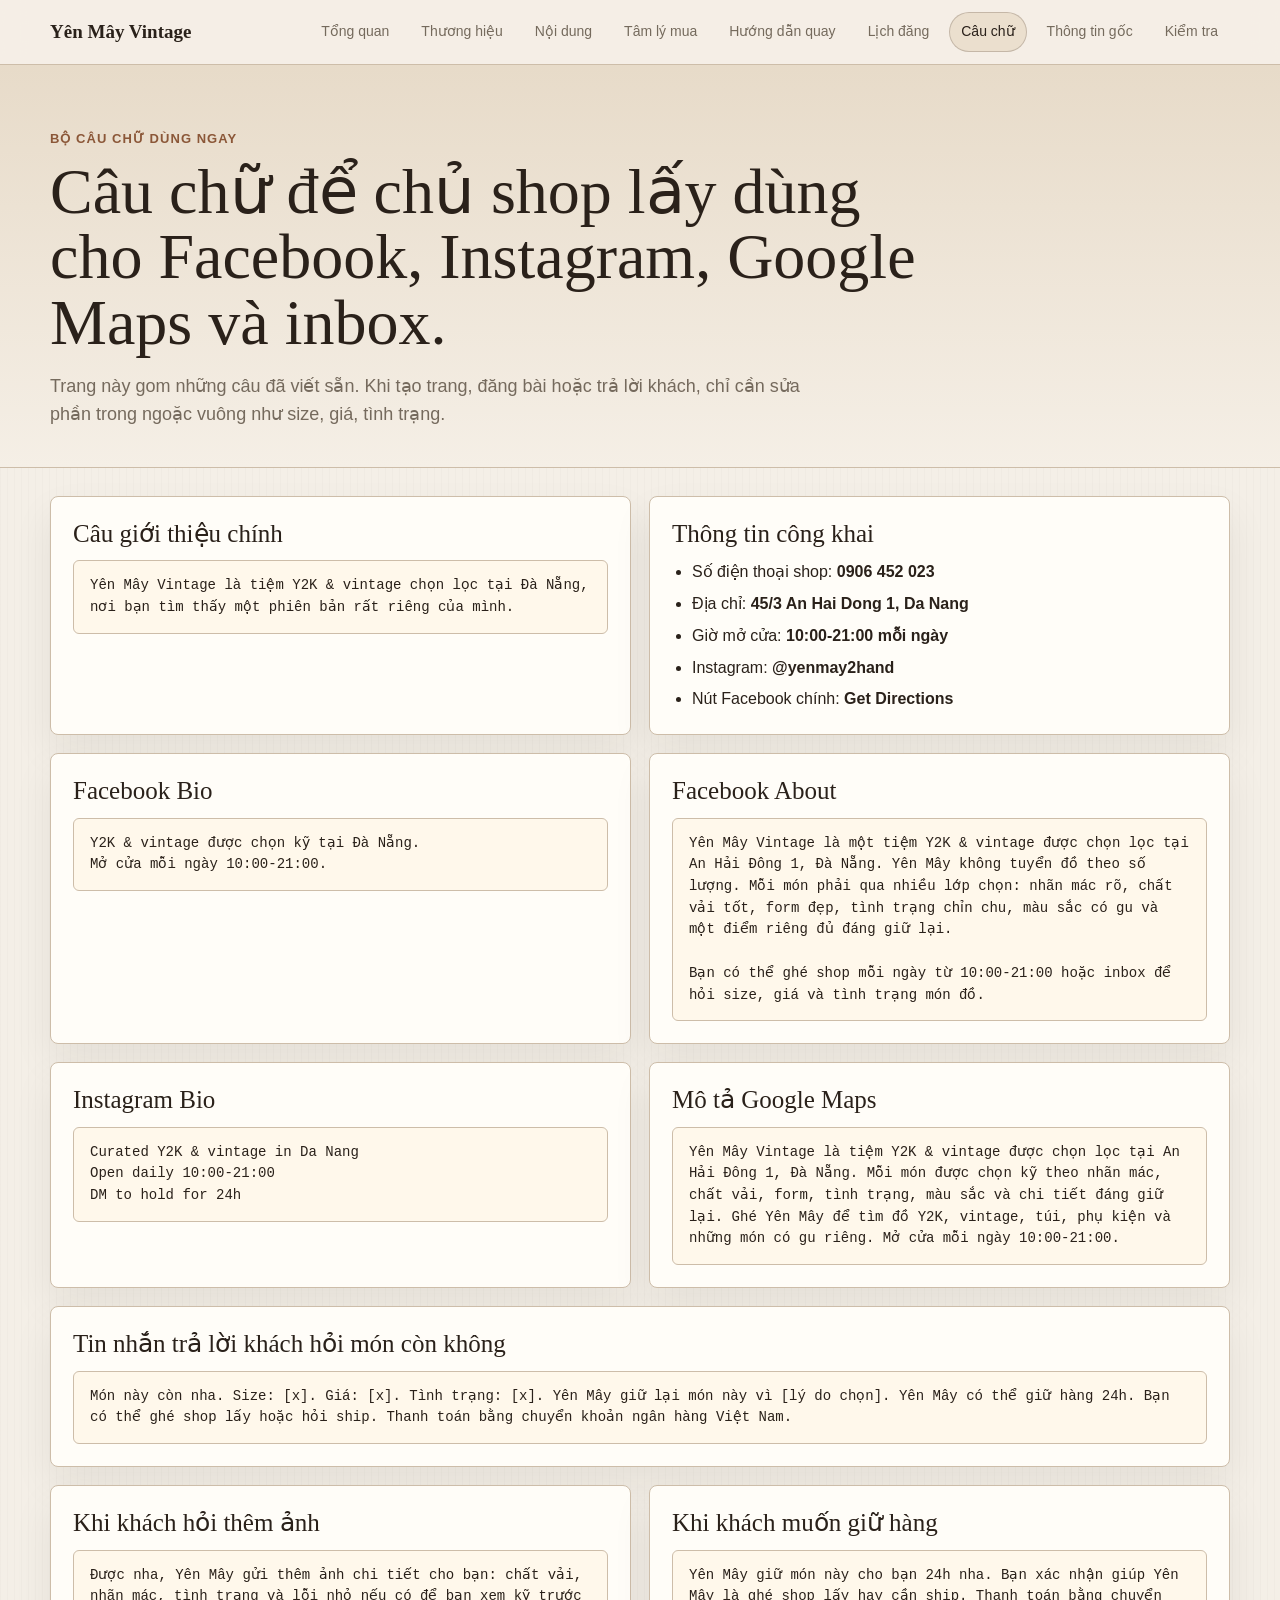
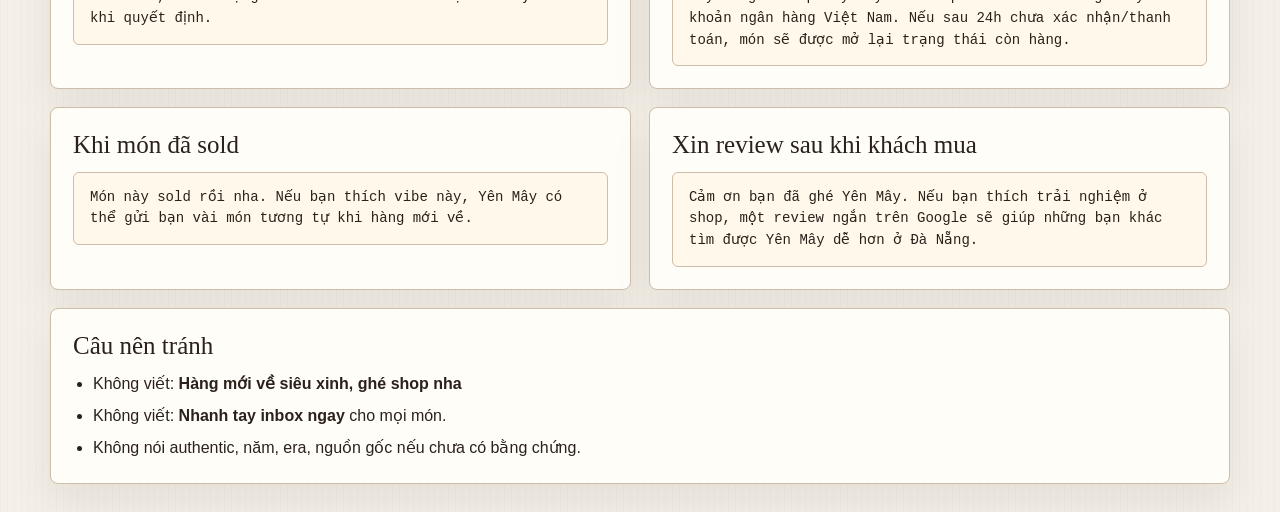
<file: _bmad/pages/copy.html>
<!doctype html>
<html lang="vi">
<head>
  <meta charset="utf-8">
  <meta name="viewport" content="width=device-width, initial-scale=1">
  <title>Bộ câu chữ - Yên Mây Vintage</title>
  <link rel="stylesheet" href="styles.css">
</head>
<body>
  <header class="topbar">
    <div class="shell nav">
      <div class="brandmark">Yên Mây Vintage</div>
      <nav class="navlinks">
        <a href="index.html">Tổng quan</a>
        <a href="brand.html">Thương hiệu</a>
        <a href="content.html">Nội dung</a>
        <a href="psychology.html">Tâm lý mua</a>
        <a href="agency.html">Hướng dẫn quay</a>
        <a href="launch.html">Lịch đăng</a>
        <a class="active" href="copy.html">Câu chữ</a>
        <a href="knowledge.html">Thông tin gốc</a>
        <a href="reviews.html">Kiểm tra</a>
      </nav>
    </div>
  </header>

  <main>
    <section class="hero">
      <div class="shell">
        <p class="eyebrow">Bộ câu chữ dùng ngay</p>
        <h1>Câu chữ để chủ shop lấy dùng cho Facebook, Instagram, Google Maps và inbox.</h1>
        <p class="lede">Trang này gom những câu đã viết sẵn. Khi tạo trang, đăng bài hoặc trả lời khách, chỉ cần sửa phần trong ngoặc vuông như size, giá, tình trạng.</p>
      </div>
    </section>

    <section class="shell grid">
      <article class="panel span-6">
        <h2>Câu giới thiệu chính</h2>
        <div class="copy">Yên Mây Vintage là tiệm Y2K & vintage chọn lọc tại Đà Nẵng, nơi bạn tìm thấy một phiên bản rất riêng của mình.</div>
      </article>

      <article class="panel span-6">
        <h2>Thông tin công khai</h2>
        <ul>
          <li>Số điện thoại shop: <strong>0906 452 023</strong></li>
          <li>Địa chỉ: <strong>45/3 An Hai Dong 1, Da Nang</strong></li>
          <li>Giờ mở cửa: <strong>10:00-21:00 mỗi ngày</strong></li>
          <li>Instagram: <strong>@yenmay2hand</strong></li>
          <li>Nút Facebook chính: <strong>Get Directions</strong></li>
        </ul>
      </article>

      <article class="panel span-6">
        <h2>Facebook Bio</h2>
        <div class="copy">Y2K & vintage được chọn kỹ tại Đà Nẵng.
Mở cửa mỗi ngày 10:00-21:00.</div>
      </article>

      <article class="panel span-6">
        <h2>Facebook About</h2>
        <div class="copy">Yên Mây Vintage là một tiệm Y2K & vintage được chọn lọc tại An Hải Đông 1, Đà Nẵng. Yên Mây không tuyển đồ theo số lượng. Mỗi món phải qua nhiều lớp chọn: nhãn mác rõ, chất vải tốt, form đẹp, tình trạng chỉn chu, màu sắc có gu và một điểm riêng đủ đáng giữ lại.

Bạn có thể ghé shop mỗi ngày từ 10:00-21:00 hoặc inbox để hỏi size, giá và tình trạng món đồ.</div>
      </article>

      <article class="panel span-6">
        <h2>Instagram Bio</h2>
        <div class="copy">Curated Y2K & vintage in Da Nang
Open daily 10:00-21:00
DM to hold for 24h</div>
      </article>

      <article class="panel span-6">
        <h2>Mô tả Google Maps</h2>
        <div class="copy">Yên Mây Vintage là tiệm Y2K & vintage được chọn lọc tại An Hải Đông 1, Đà Nẵng. Mỗi món được chọn kỹ theo nhãn mác, chất vải, form, tình trạng, màu sắc và chi tiết đáng giữ lại. Ghé Yên Mây để tìm đồ Y2K, vintage, túi, phụ kiện và những món có gu riêng. Mở cửa mỗi ngày 10:00-21:00.</div>
      </article>

      <article class="panel span-12">
        <h2>Tin nhắn trả lời khách hỏi món còn không</h2>
        <div class="copy">Món này còn nha. Size: [x]. Giá: [x]. Tình trạng: [x]. Yên Mây giữ lại món này vì [lý do chọn]. Yên Mây có thể giữ hàng 24h. Bạn có thể ghé shop lấy hoặc hỏi ship. Thanh toán bằng chuyển khoản ngân hàng Việt Nam.</div>
      </article>

      <article class="panel span-6">
        <h2>Khi khách hỏi thêm ảnh</h2>
        <div class="copy">Được nha, Yên Mây gửi thêm ảnh chi tiết cho bạn: chất vải, nhãn mác, tình trạng và lỗi nhỏ nếu có để bạn xem kỹ trước khi quyết định.</div>
      </article>

      <article class="panel span-6">
        <h2>Khi khách muốn giữ hàng</h2>
        <div class="copy">Yên Mây giữ món này cho bạn 24h nha. Bạn xác nhận giúp Yên Mây là ghé shop lấy hay cần ship. Thanh toán bằng chuyển khoản ngân hàng Việt Nam. Nếu sau 24h chưa xác nhận/thanh toán, món sẽ được mở lại trạng thái còn hàng.</div>
      </article>

      <article class="panel span-6">
        <h2>Khi món đã sold</h2>
        <div class="copy">Món này sold rồi nha. Nếu bạn thích vibe này, Yên Mây có thể gửi bạn vài món tương tự khi hàng mới về.</div>
      </article>

      <article class="panel span-6">
        <h2>Xin review sau khi khách mua</h2>
        <div class="copy">Cảm ơn bạn đã ghé Yên Mây. Nếu bạn thích trải nghiệm ở shop, một review ngắn trên Google sẽ giúp những bạn khác tìm được Yên Mây dễ hơn ở Đà Nẵng.</div>
      </article>

      <article class="panel span-12">
        <h2>Câu nên tránh</h2>
        <ul>
          <li>Không viết: <strong>Hàng mới về siêu xinh, ghé shop nha</strong></li>
          <li>Không viết: <strong>Nhanh tay inbox ngay</strong> cho mọi món.</li>
          <li>Không nói authentic, năm, era, nguồn gốc nếu chưa có bằng chứng.</li>
        </ul>
      </article>
    </section>
  </main>
</body>
</html>
</file>
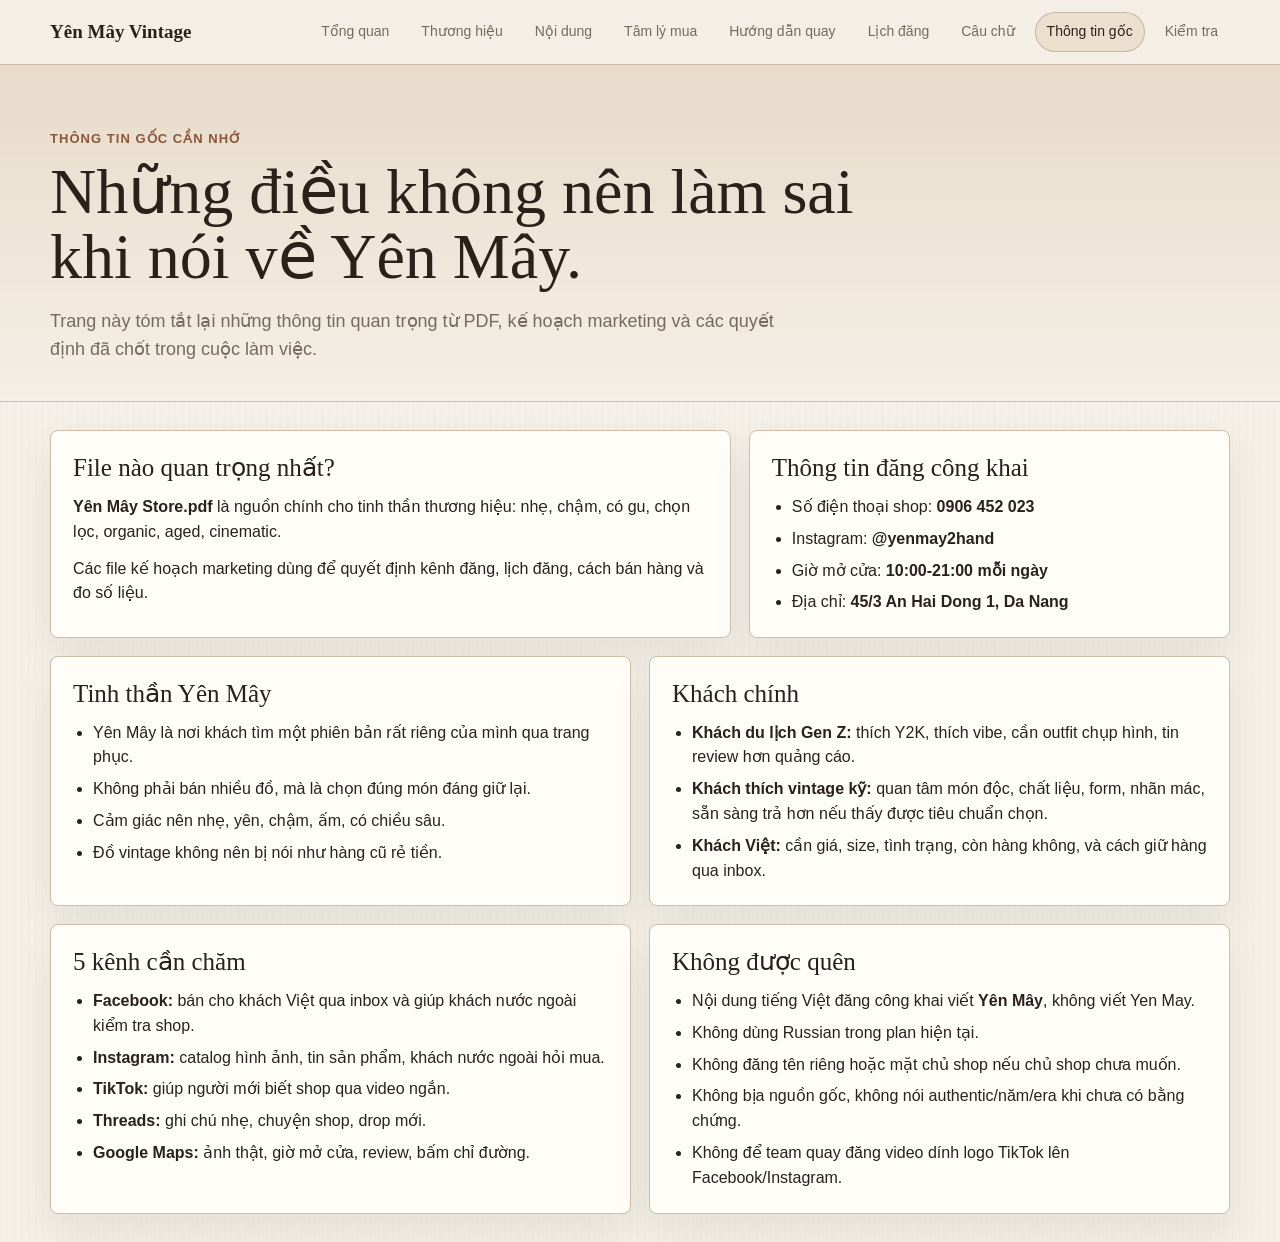
<file: _bmad/pages/knowledge.html>
<!doctype html>
<html lang="vi">
<head>
  <meta charset="utf-8">
  <meta name="viewport" content="width=device-width, initial-scale=1">
  <title>Thông tin gốc - Yên Mây Vintage</title>
  <link rel="stylesheet" href="styles.css">
</head>
<body>
  <header class="topbar">
    <div class="shell nav">
      <div class="brandmark">Yên Mây Vintage</div>
      <nav class="navlinks">
        <a href="index.html">Tổng quan</a>
        <a href="brand.html">Thương hiệu</a>
        <a href="content.html">Nội dung</a>
        <a href="psychology.html">Tâm lý mua</a>
        <a href="agency.html">Hướng dẫn quay</a>
        <a href="launch.html">Lịch đăng</a>
        <a href="copy.html">Câu chữ</a>
        <a class="active" href="knowledge.html">Thông tin gốc</a>
        <a href="reviews.html">Kiểm tra</a>
      </nav>
    </div>
  </header>

  <main>
    <section class="hero">
      <div class="shell">
        <p class="eyebrow">Thông tin gốc cần nhớ</p>
        <h1>Những điều không nên làm sai khi nói về Yên Mây.</h1>
        <p class="lede">Trang này tóm tắt lại những thông tin quan trọng từ PDF, kế hoạch marketing và các quyết định đã chốt trong cuộc làm việc.</p>
      </div>
    </section>

    <section class="shell grid">
      <article class="panel span-7">
        <h2>File nào quan trọng nhất?</h2>
        <p><strong>Yên Mây Store.pdf</strong> là nguồn chính cho tinh thần thương hiệu: nhẹ, chậm, có gu, chọn lọc, organic, aged, cinematic.</p>
        <p>Các file kế hoạch marketing dùng để quyết định kênh đăng, lịch đăng, cách bán hàng và đo số liệu.</p>
      </article>

      <article class="panel span-5">
        <h2>Thông tin đăng công khai</h2>
        <ul>
          <li>Số điện thoại shop: <strong>0906 452 023</strong></li>
          <li>Instagram: <strong>@yenmay2hand</strong></li>
          <li>Giờ mở cửa: <strong>10:00-21:00 mỗi ngày</strong></li>
          <li>Địa chỉ: <strong>45/3 An Hai Dong 1, Da Nang</strong></li>
        </ul>
      </article>

      <article class="panel span-6">
        <h2>Tinh thần Yên Mây</h2>
        <ul>
          <li>Yên Mây là nơi khách tìm một phiên bản rất riêng của mình qua trang phục.</li>
          <li>Không phải bán nhiều đồ, mà là chọn đúng món đáng giữ lại.</li>
          <li>Cảm giác nên nhẹ, yên, chậm, ấm, có chiều sâu.</li>
          <li>Đồ vintage không nên bị nói như hàng cũ rẻ tiền.</li>
        </ul>
      </article>

      <article class="panel span-6">
        <h2>Khách chính</h2>
        <ul>
          <li><strong>Khách du lịch Gen Z:</strong> thích Y2K, thích vibe, cần outfit chụp hình, tin review hơn quảng cáo.</li>
          <li><strong>Khách thích vintage kỹ:</strong> quan tâm món độc, chất liệu, form, nhãn mác, sẵn sàng trả hơn nếu thấy được tiêu chuẩn chọn.</li>
          <li><strong>Khách Việt:</strong> cần giá, size, tình trạng, còn hàng không, và cách giữ hàng qua inbox.</li>
        </ul>
      </article>

      <article class="panel span-6">
        <h2>5 kênh cần chăm</h2>
        <ul>
          <li><strong>Facebook:</strong> bán cho khách Việt qua inbox và giúp khách nước ngoài kiểm tra shop.</li>
          <li><strong>Instagram:</strong> catalog hình ảnh, tin sản phẩm, khách nước ngoài hỏi mua.</li>
          <li><strong>TikTok:</strong> giúp người mới biết shop qua video ngắn.</li>
          <li><strong>Threads:</strong> ghi chú nhẹ, chuyện shop, drop mới.</li>
          <li><strong>Google Maps:</strong> ảnh thật, giờ mở cửa, review, bấm chỉ đường.</li>
        </ul>
      </article>

      <article class="panel span-6">
        <h2>Không được quên</h2>
        <ul>
          <li>Nội dung tiếng Việt đăng công khai viết <strong>Yên Mây</strong>, không viết Yen May.</li>
          <li>Không dùng Russian trong plan hiện tại.</li>
          <li>Không đăng tên riêng hoặc mặt chủ shop nếu chủ shop chưa muốn.</li>
          <li>Không bịa nguồn gốc, không nói authentic/năm/era khi chưa có bằng chứng.</li>
          <li>Không để team quay đăng video dính logo TikTok lên Facebook/Instagram.</li>
        </ul>
      </article>
    </section>
  </main>
</body>
</html>
</file>
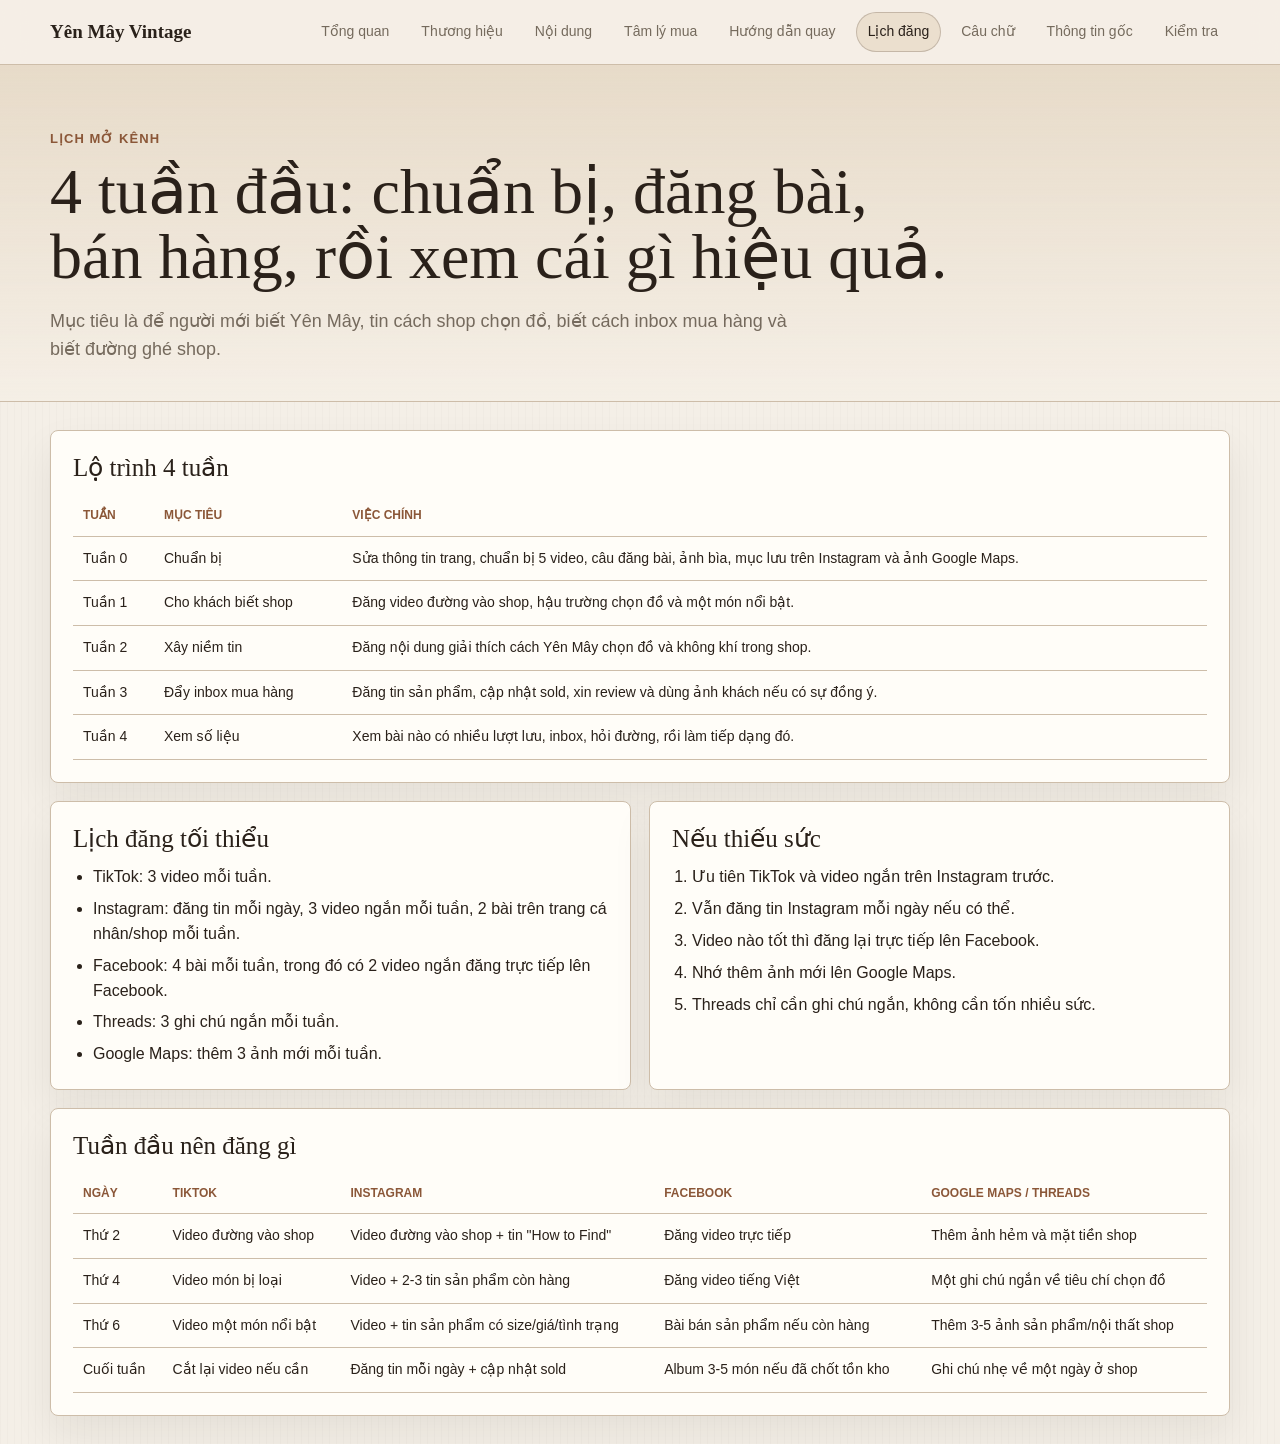
<file: _bmad/pages/launch.html>
<!doctype html>
<html lang="vi">
<head>
  <meta charset="utf-8">
  <meta name="viewport" content="width=device-width, initial-scale=1">
  <title>Lịch đăng - Yên Mây Vintage</title>
  <link rel="stylesheet" href="styles.css">
</head>
<body>
  <header class="topbar">
    <div class="shell nav">
      <div class="brandmark">Yên Mây Vintage</div>
      <nav class="navlinks">
        <a href="index.html">Tổng quan</a>
        <a href="brand.html">Thương hiệu</a>
        <a href="content.html">Nội dung</a>
        <a href="psychology.html">Tâm lý mua</a>
        <a href="agency.html">Hướng dẫn quay</a>
        <a class="active" href="launch.html">Lịch đăng</a>
        <a href="copy.html">Câu chữ</a>
        <a href="knowledge.html">Thông tin gốc</a>
        <a href="reviews.html">Kiểm tra</a>
      </nav>
    </div>
  </header>

  <main>
    <section class="hero">
      <div class="shell">
        <p class="eyebrow">Lịch mở kênh</p>
        <h1>4 tuần đầu: chuẩn bị, đăng bài, bán hàng, rồi xem cái gì hiệu quả.</h1>
        <p class="lede">Mục tiêu là để người mới biết Yên Mây, tin cách shop chọn đồ, biết cách inbox mua hàng và biết đường ghé shop.</p>
      </div>
    </section>

    <section class="shell grid">
      <article class="panel span-12">
        <h2>Lộ trình 4 tuần</h2>
        <table class="table">
          <thead><tr><th>Tuần</th><th>Mục tiêu</th><th>Việc chính</th></tr></thead>
          <tbody>
            <tr><td>Tuần 0</td><td>Chuẩn bị</td><td>Sửa thông tin trang, chuẩn bị 5 video, câu đăng bài, ảnh bìa, mục lưu trên Instagram và ảnh Google Maps.</td></tr>
            <tr><td>Tuần 1</td><td>Cho khách biết shop</td><td>Đăng video đường vào shop, hậu trường chọn đồ và một món nổi bật.</td></tr>
            <tr><td>Tuần 2</td><td>Xây niềm tin</td><td>Đăng nội dung giải thích cách Yên Mây chọn đồ và không khí trong shop.</td></tr>
            <tr><td>Tuần 3</td><td>Đẩy inbox mua hàng</td><td>Đăng tin sản phẩm, cập nhật sold, xin review và dùng ảnh khách nếu có sự đồng ý.</td></tr>
            <tr><td>Tuần 4</td><td>Xem số liệu</td><td>Xem bài nào có nhiều lượt lưu, inbox, hỏi đường, rồi làm tiếp dạng đó.</td></tr>
          </tbody>
        </table>
      </article>

      <article class="panel span-6">
        <h2>Lịch đăng tối thiểu</h2>
        <ul>
          <li>TikTok: 3 video mỗi tuần.</li>
          <li>Instagram: đăng tin mỗi ngày, 3 video ngắn mỗi tuần, 2 bài trên trang cá nhân/shop mỗi tuần.</li>
          <li>Facebook: 4 bài mỗi tuần, trong đó có 2 video ngắn đăng trực tiếp lên Facebook.</li>
          <li>Threads: 3 ghi chú ngắn mỗi tuần.</li>
          <li>Google Maps: thêm 3 ảnh mới mỗi tuần.</li>
        </ul>
      </article>

      <article class="panel span-6">
        <h2>Nếu thiếu sức</h2>
        <ol>
          <li>Ưu tiên TikTok và video ngắn trên Instagram trước.</li>
          <li>Vẫn đăng tin Instagram mỗi ngày nếu có thể.</li>
          <li>Video nào tốt thì đăng lại trực tiếp lên Facebook.</li>
          <li>Nhớ thêm ảnh mới lên Google Maps.</li>
          <li>Threads chỉ cần ghi chú ngắn, không cần tốn nhiều sức.</li>
        </ol>
      </article>

      <article class="panel span-12">
        <h2>Tuần đầu nên đăng gì</h2>
        <table class="table">
          <thead><tr><th>Ngày</th><th>TikTok</th><th>Instagram</th><th>Facebook</th><th>Google Maps / Threads</th></tr></thead>
          <tbody>
            <tr><td>Thứ 2</td><td>Video đường vào shop</td><td>Video đường vào shop + tin "How to Find"</td><td>Đăng video trực tiếp</td><td>Thêm ảnh hẻm và mặt tiền shop</td></tr>
            <tr><td>Thứ 4</td><td>Video món bị loại</td><td>Video + 2-3 tin sản phẩm còn hàng</td><td>Đăng video tiếng Việt</td><td>Một ghi chú ngắn về tiêu chí chọn đồ</td></tr>
            <tr><td>Thứ 6</td><td>Video một món nổi bật</td><td>Video + tin sản phẩm có size/giá/tình trạng</td><td>Bài bán sản phẩm nếu còn hàng</td><td>Thêm 3-5 ảnh sản phẩm/nội thất shop</td></tr>
            <tr><td>Cuối tuần</td><td>Cắt lại video nếu cần</td><td>Đăng tin mỗi ngày + cập nhật sold</td><td>Album 3-5 món nếu đã chốt tồn kho</td><td>Ghi chú nhẹ về một ngày ở shop</td></tr>
          </tbody>
        </table>
      </article>
    </section>
  </main>
</body>
</html>
</file>
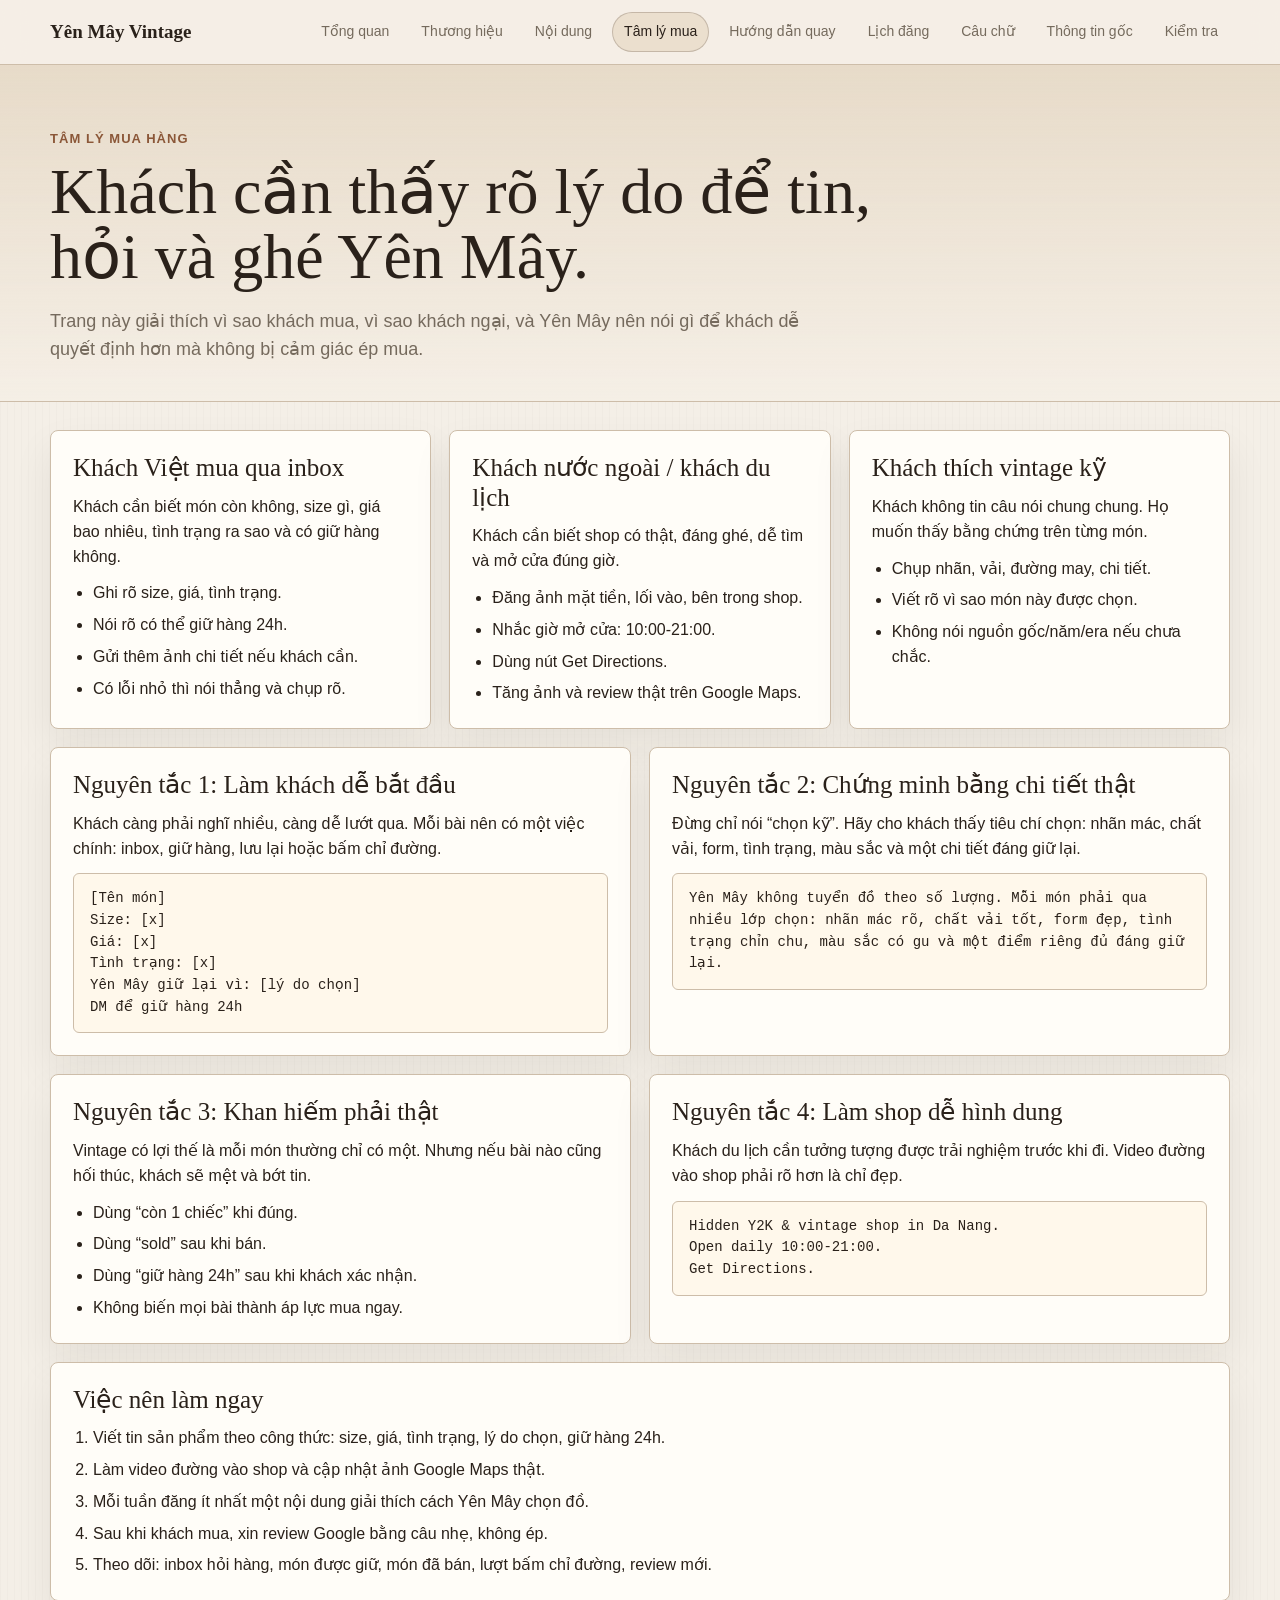
<file: _bmad/pages/psychology.html>
<!doctype html>
<html lang="vi">
<head>
  <meta charset="utf-8">
  <meta name="viewport" content="width=device-width, initial-scale=1">
  <title>Tâm lý mua - Yên Mây Vintage</title>
  <link rel="stylesheet" href="styles.css">
</head>
<body>
  <header class="topbar">
    <div class="shell nav">
      <div class="brandmark">Yên Mây Vintage</div>
      <nav class="navlinks">
        <a href="index.html">Tổng quan</a>
        <a href="brand.html">Thương hiệu</a>
        <a href="content.html">Nội dung</a>
        <a class="active" href="psychology.html">Tâm lý mua</a>
        <a href="agency.html">Hướng dẫn quay</a>
        <a href="launch.html">Lịch đăng</a>
        <a href="copy.html">Câu chữ</a>
        <a href="knowledge.html">Thông tin gốc</a>
        <a href="reviews.html">Kiểm tra</a>
      </nav>
    </div>
  </header>

  <main>
    <section class="hero">
      <div class="shell">
        <p class="eyebrow">Tâm lý mua hàng</p>
        <h1>Khách cần thấy rõ lý do để tin, hỏi và ghé Yên Mây.</h1>
        <p class="lede">Trang này giải thích vì sao khách mua, vì sao khách ngại, và Yên Mây nên nói gì để khách dễ quyết định hơn mà không bị cảm giác ép mua.</p>
      </div>
    </section>

    <section class="shell grid">
      <article class="panel span-4">
        <h2>Khách Việt mua qua inbox</h2>
        <p>Khách cần biết món còn không, size gì, giá bao nhiêu, tình trạng ra sao và có giữ hàng không.</p>
        <ul>
          <li>Ghi rõ size, giá, tình trạng.</li>
          <li>Nói rõ có thể giữ hàng 24h.</li>
          <li>Gửi thêm ảnh chi tiết nếu khách cần.</li>
          <li>Có lỗi nhỏ thì nói thẳng và chụp rõ.</li>
        </ul>
      </article>

      <article class="panel span-4">
        <h2>Khách nước ngoài / khách du lịch</h2>
        <p>Khách cần biết shop có thật, đáng ghé, dễ tìm và mở cửa đúng giờ.</p>
        <ul>
          <li>Đăng ảnh mặt tiền, lối vào, bên trong shop.</li>
          <li>Nhắc giờ mở cửa: 10:00-21:00.</li>
          <li>Dùng nút Get Directions.</li>
          <li>Tăng ảnh và review thật trên Google Maps.</li>
        </ul>
      </article>

      <article class="panel span-4">
        <h2>Khách thích vintage kỹ</h2>
        <p>Khách không tin câu nói chung chung. Họ muốn thấy bằng chứng trên từng món.</p>
        <ul>
          <li>Chụp nhãn, vải, đường may, chi tiết.</li>
          <li>Viết rõ vì sao món này được chọn.</li>
          <li>Không nói nguồn gốc/năm/era nếu chưa chắc.</li>
        </ul>
      </article>

      <article class="panel span-6">
        <h2>Nguyên tắc 1: Làm khách dễ bắt đầu</h2>
        <p>Khách càng phải nghĩ nhiều, càng dễ lướt qua. Mỗi bài nên có một việc chính: inbox, giữ hàng, lưu lại hoặc bấm chỉ đường.</p>
        <div class="copy">[Tên món]
Size: [x]
Giá: [x]
Tình trạng: [x]
Yên Mây giữ lại vì: [lý do chọn]
DM để giữ hàng 24h</div>
      </article>

      <article class="panel span-6">
        <h2>Nguyên tắc 2: Chứng minh bằng chi tiết thật</h2>
        <p>Đừng chỉ nói “chọn kỹ”. Hãy cho khách thấy tiêu chí chọn: nhãn mác, chất vải, form, tình trạng, màu sắc và một chi tiết đáng giữ lại.</p>
        <div class="copy">Yên Mây không tuyển đồ theo số lượng. Mỗi món phải qua nhiều lớp chọn: nhãn mác rõ, chất vải tốt, form đẹp, tình trạng chỉn chu, màu sắc có gu và một điểm riêng đủ đáng giữ lại.</div>
      </article>

      <article class="panel span-6">
        <h2>Nguyên tắc 3: Khan hiếm phải thật</h2>
        <p>Vintage có lợi thế là mỗi món thường chỉ có một. Nhưng nếu bài nào cũng hối thúc, khách sẽ mệt và bớt tin.</p>
        <ul>
          <li>Dùng “còn 1 chiếc” khi đúng.</li>
          <li>Dùng “sold” sau khi bán.</li>
          <li>Dùng “giữ hàng 24h” sau khi khách xác nhận.</li>
          <li>Không biến mọi bài thành áp lực mua ngay.</li>
        </ul>
      </article>

      <article class="panel span-6">
        <h2>Nguyên tắc 4: Làm shop dễ hình dung</h2>
        <p>Khách du lịch cần tưởng tượng được trải nghiệm trước khi đi. Video đường vào shop phải rõ hơn là chỉ đẹp.</p>
        <div class="copy">Hidden Y2K & vintage shop in Da Nang.
Open daily 10:00-21:00.
Get Directions.</div>
      </article>

      <article class="panel span-12">
        <h2>Việc nên làm ngay</h2>
        <ol>
          <li>Viết tin sản phẩm theo công thức: size, giá, tình trạng, lý do chọn, giữ hàng 24h.</li>
          <li>Làm video đường vào shop và cập nhật ảnh Google Maps thật.</li>
          <li>Mỗi tuần đăng ít nhất một nội dung giải thích cách Yên Mây chọn đồ.</li>
          <li>Sau khi khách mua, xin review Google bằng câu nhẹ, không ép.</li>
          <li>Theo dõi: inbox hỏi hàng, món được giữ, món đã bán, lượt bấm chỉ đường, review mới.</li>
        </ol>
      </article>
    </section>
  </main>
</body>
</html>
</file>
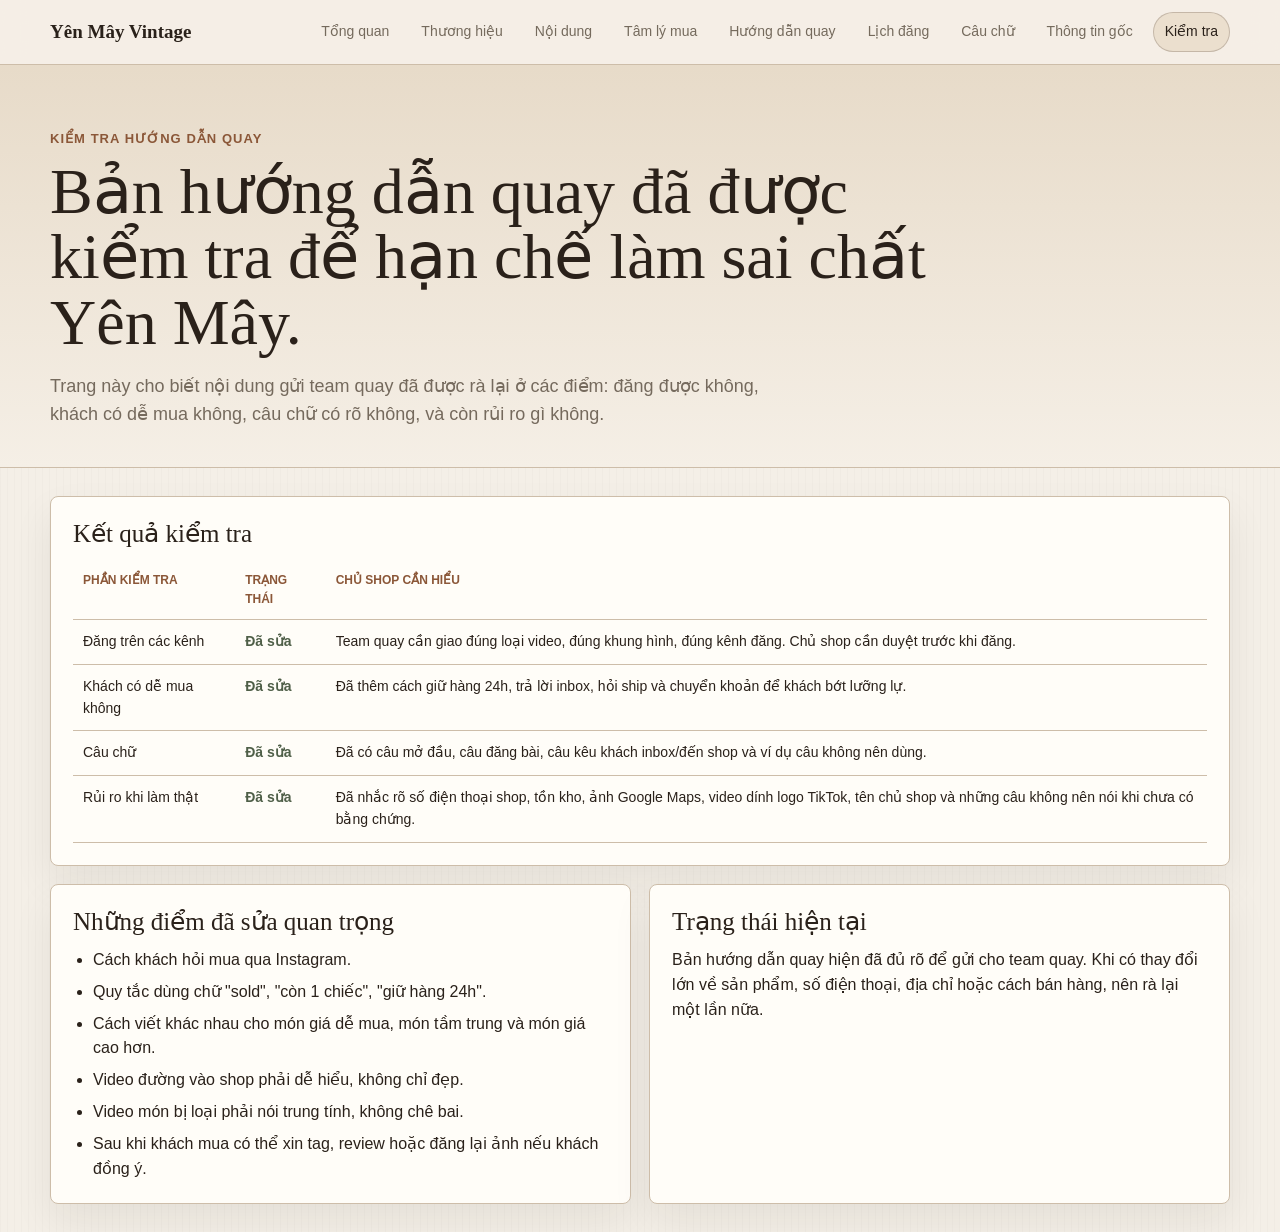
<file: _bmad/pages/reviews.html>
<!doctype html>
<html lang="vi">
<head>
  <meta charset="utf-8">
  <meta name="viewport" content="width=device-width, initial-scale=1">
  <title>Kiểm tra hướng dẫn quay - Yên Mây Vintage</title>
  <link rel="stylesheet" href="styles.css">
</head>
<body>
  <header class="topbar">
    <div class="shell nav">
      <div class="brandmark">Yên Mây Vintage</div>
      <nav class="navlinks">
        <a href="index.html">Tổng quan</a>
        <a href="brand.html">Thương hiệu</a>
        <a href="content.html">Nội dung</a>
        <a href="psychology.html">Tâm lý mua</a>
        <a href="agency.html">Hướng dẫn quay</a>
        <a href="launch.html">Lịch đăng</a>
        <a href="copy.html">Câu chữ</a>
        <a href="knowledge.html">Thông tin gốc</a>
        <a class="active" href="reviews.html">Kiểm tra</a>
      </nav>
    </div>
  </header>

  <main>
    <section class="hero">
      <div class="shell">
        <p class="eyebrow">Kiểm tra hướng dẫn quay</p>
        <h1>Bản hướng dẫn quay đã được kiểm tra để hạn chế làm sai chất Yên Mây.</h1>
        <p class="lede">Trang này cho biết nội dung gửi team quay đã được rà lại ở các điểm: đăng được không, khách có dễ mua không, câu chữ có rõ không, và còn rủi ro gì không.</p>
      </div>
    </section>

    <section class="shell grid">
      <article class="panel span-12">
        <h2>Kết quả kiểm tra</h2>
        <table class="table">
          <thead><tr><th>Phần kiểm tra</th><th>Trạng thái</th><th>Chủ shop cần hiểu</th></tr></thead>
          <tbody>
            <tr><td>Đăng trên các kênh</td><td class="status">Đã sửa</td><td>Team quay cần giao đúng loại video, đúng khung hình, đúng kênh đăng. Chủ shop cần duyệt trước khi đăng.</td></tr>
            <tr><td>Khách có dễ mua không</td><td class="status">Đã sửa</td><td>Đã thêm cách giữ hàng 24h, trả lời inbox, hỏi ship và chuyển khoản để khách bớt lưỡng lự.</td></tr>
            <tr><td>Câu chữ</td><td class="status">Đã sửa</td><td>Đã có câu mở đầu, câu đăng bài, câu kêu khách inbox/đến shop và ví dụ câu không nên dùng.</td></tr>
            <tr><td>Rủi ro khi làm thật</td><td class="status">Đã sửa</td><td>Đã nhắc rõ số điện thoại shop, tồn kho, ảnh Google Maps, video dính logo TikTok, tên chủ shop và những câu không nên nói khi chưa có bằng chứng.</td></tr>
          </tbody>
        </table>
      </article>

      <article class="panel span-6">
        <h2>Những điểm đã sửa quan trọng</h2>
        <ul>
          <li>Cách khách hỏi mua qua Instagram.</li>
          <li>Quy tắc dùng chữ "sold", "còn 1 chiếc", "giữ hàng 24h".</li>
          <li>Cách viết khác nhau cho món giá dễ mua, món tầm trung và món giá cao hơn.</li>
          <li>Video đường vào shop phải dễ hiểu, không chỉ đẹp.</li>
          <li>Video món bị loại phải nói trung tính, không chê bai.</li>
          <li>Sau khi khách mua có thể xin tag, review hoặc đăng lại ảnh nếu khách đồng ý.</li>
        </ul>
      </article>

      <article class="panel span-6">
        <h2>Trạng thái hiện tại</h2>
        <p>Bản hướng dẫn quay hiện đã đủ rõ để gửi cho team quay. Khi có thay đổi lớn về sản phẩm, số điện thoại, địa chỉ hoặc cách bán hàng, nên rà lại một lần nữa.</p>
      </article>
    </section>
  </main>
</body>
</html>
</file>
<file: site/styles.css>
:root {
  --paper: #f4ead9;
  --paper-light: #fff8ed;
  --ink: #171311;
  --brown: #5a3528;
  --muted: #76695d;
  --line: rgba(23, 19, 17, 0.16);
  --red: #bd2f3a;
  --olive: #4f5a3e;
  --blue: #283d51;
  --cream: #fffdf7;
  --display: "Bodoni 72", Didot, "Iowan Old Style", Georgia, serif;
  --body: "Avenir Next", "Gill Sans", "Trebuchet MS", sans-serif;
}

* {
  box-sizing: border-box;
}

html {
  scroll-behavior: smooth;
}

body {
  margin: 0;
  overflow-x: hidden;
  background:
    linear-gradient(rgba(23, 19, 17, 0.035) 1px, transparent 1px),
    linear-gradient(90deg, rgba(23, 19, 17, 0.028) 1px, transparent 1px),
    radial-gradient(circle at 50% 0, rgba(189, 47, 58, 0.08), transparent 36%),
    var(--paper);
  background-size: 28px 28px, 28px 28px, auto, auto;
  color: var(--ink);
  font-family: var(--body);
  text-rendering: optimizeLegibility;
}

body::before {
  content: "";
  position: fixed;
  inset: 0;
  z-index: -1;
  pointer-events: none;
  opacity: 0.42;
  background-image:
    repeating-linear-gradient(0deg, rgba(23, 19, 17, 0.03) 0 1px, transparent 1px 5px),
    repeating-linear-gradient(90deg, rgba(255, 255, 255, 0.18) 0 1px, transparent 1px 4px);
  mix-blend-mode: multiply;
}

img {
  display: block;
  max-width: 100%;
}

a {
  color: inherit;
  text-decoration: none;
}

.site-header {
  position: sticky;
  top: 0;
  z-index: 20;
  display: grid;
  grid-template-columns: 1fr auto 1fr;
  align-items: center;
  min-height: 66px;
  padding: 10px clamp(16px, 4vw, 54px);
  background: rgba(244, 234, 217, 0.86);
  border-bottom: 1px solid var(--line);
  backdrop-filter: blur(16px);
}

.site-header.is-scrolled {
  background: rgba(244, 234, 217, 0.96);
}

.brand,
.nav,
.header-link {
  display: inline-flex;
  align-items: center;
}

.brand {
  gap: 10px;
  min-width: 0;
  font-family: var(--display);
  font-size: 1.05rem;
  font-weight: 700;
  text-transform: uppercase;
}

.brand img {
  width: 36px;
  height: 36px;
  object-fit: contain;
}

.nav {
  gap: 28px;
  color: var(--muted);
  font-size: 0.75rem;
  font-weight: 800;
  letter-spacing: 0.12em;
  text-transform: uppercase;
}

.nav a:hover,
.header-link:hover {
  color: var(--red);
}

.header-link {
  justify-self: end;
  min-height: 38px;
  padding: 0 16px;
  background: var(--ink);
  border: 1px solid var(--ink);
  border-radius: 6px;
  color: var(--cream);
  font-size: 0.78rem;
  font-weight: 900;
}

.hero {
  min-height: calc(92svh - 66px);
  display: grid;
  grid-template-columns: minmax(180px, 0.22fr) minmax(0, 0.92fr) minmax(330px, 0.72fr);
  grid-template-rows: auto 1fr auto;
  gap: clamp(18px, 3vw, 38px);
  align-items: stretch;
  max-width: 1480px;
  margin: 0 auto;
  padding: clamp(22px, 4vw, 56px) clamp(16px, 4vw, 54px) clamp(28px, 4vw, 50px);
}

.hero-meta {
  grid-row: 1 / 4;
  display: flex;
  flex-direction: column;
  justify-content: space-between;
  gap: 16px;
  padding: 16px 0;
  border-right: 1px solid var(--line);
  color: var(--brown);
  font-size: clamp(1.2rem, 2vw, 2.35rem);
  font-family: var(--display);
  font-style: italic;
  line-height: 1;
}

.hero-type {
  grid-column: 2;
  align-self: center;
  padding: clamp(20px, 3vw, 40px) 0;
}

.eyebrow,
.section-label {
  margin: 0 0 14px;
  color: var(--red);
  font-size: 0.74rem;
  font-weight: 900;
  letter-spacing: 0.16em;
  text-transform: uppercase;
}

h1,
h2,
h3,
p {
  margin-top: 0;
}

h1,
h2 {
  font-family: var(--display);
  font-weight: 700;
  letter-spacing: 0;
}

h1 {
  max-width: 820px;
  margin-bottom: 0;
  font-size: clamp(4.6rem, 9vw, 10.8rem);
  line-height: 0.8;
}

h1 span {
  display: block;
  color: var(--brown);
  font-style: italic;
  font-weight: 500;
}

h2 {
  margin-bottom: 18px;
  font-size: clamp(2.8rem, 6vw, 6.8rem);
  line-height: 0.86;
}

h3 {
  margin-bottom: 12px;
  font-family: var(--display);
  font-size: clamp(1.65rem, 2.5vw, 3rem);
  line-height: 0.94;
}

.hero-photo {
  position: relative;
  grid-column: 3;
  grid-row: 1 / 4;
  min-height: 620px;
  overflow: hidden;
  border: 1px solid var(--ink);
  border-radius: 8px;
  background: var(--ink);
  box-shadow: 18px 18px 0 rgba(23, 19, 17, 0.1);
}

.hero-photo img {
  width: 100%;
  height: 100%;
  object-fit: cover;
  filter: saturate(0.92) contrast(1.04);
}

.stamp {
  position: absolute;
  right: 18px;
  bottom: 18px;
  width: 104px;
  height: 104px;
  display: grid;
  place-items: center;
  align-content: center;
  background: var(--red);
  border: 1px solid var(--ink);
  border-radius: 50%;
  color: var(--cream);
  transform: rotate(7deg);
}

.stamp strong {
  display: block;
  font-size: 2.25rem;
  line-height: 0.9;
}

.stamp span {
  font-size: 0.72rem;
  font-weight: 900;
  text-transform: uppercase;
}

.hero-note {
  grid-column: 2;
  max-width: 720px;
  align-self: end;
}

.hero-note p,
.section-title p,
.piece-card p,
.standard-copy p,
.visit-copy p {
  color: var(--muted);
  font-size: clamp(1rem, 1.25vw, 1.16rem);
  line-height: 1.62;
}

.actions {
  display: flex;
  flex-wrap: wrap;
  gap: 10px;
  margin-top: 24px;
}

.button {
  display: inline-flex;
  min-height: 48px;
  align-items: center;
  justify-content: center;
  padding: 0 20px;
  border: 1px solid var(--ink);
  border-radius: 6px;
  font-size: 0.86rem;
  font-weight: 900;
  transition: transform 180ms ease, box-shadow 180ms ease, background 180ms ease;
}

.button:hover {
  transform: translate(-2px, -2px);
  box-shadow: 5px 5px 0 var(--ink);
}

.button.primary {
  background: var(--red);
  color: var(--cream);
}

.button.secondary {
  background: var(--paper-light);
}

.ticker {
  display: grid;
  grid-template-columns: repeat(4, 1fr);
  border-top: 1px solid var(--ink);
  border-bottom: 1px solid var(--ink);
  background: var(--ink);
  color: var(--cream);
}

.ticker span {
  min-height: 62px;
  display: grid;
  place-items: center;
  padding: 12px;
  border-right: 1px solid rgba(255, 253, 247, 0.26);
  font-size: 0.82rem;
  font-weight: 900;
  letter-spacing: 0.12em;
  text-align: center;
  text-transform: uppercase;
}

.lookbook,
.standard,
.visit {
  max-width: 1480px;
  margin: 0 auto;
  padding: clamp(58px, 9vw, 126px) clamp(16px, 4vw, 54px);
}

.section-title {
  display: grid;
  grid-template-columns: minmax(0, 0.95fr) minmax(300px, 0.55fr);
  gap: clamp(26px, 5vw, 72px);
  align-items: end;
  margin-bottom: clamp(32px, 5vw, 68px);
}

.section-title h2,
.section-title p {
  margin-bottom: 0;
}

.lookbook-grid {
  display: grid;
  grid-template-columns: 1.18fr 0.82fr;
  gap: 16px;
}

.piece-card {
  min-height: 420px;
  display: grid;
  align-items: end;
  gap: 22px;
  padding: 18px;
  border: 1px solid var(--ink);
  border-radius: 8px;
  background: var(--paper-light);
}

.piece-card span {
  display: block;
  margin-bottom: 12px;
  color: var(--red);
  font-size: 0.72rem;
  font-weight: 900;
  letter-spacing: 0.14em;
  text-transform: uppercase;
}

.piece-card.y2k {
  grid-row: span 2;
  grid-template-columns: minmax(210px, 0.7fr) minmax(0, 0.82fr);
}

.piece-card.y2k img {
  height: 100%;
  min-height: 520px;
  object-fit: cover;
}

.piece-card.quiet {
  grid-template-columns: minmax(0, 0.8fr) minmax(160px, 0.58fr);
  background: var(--blue);
  color: var(--cream);
}

.piece-card.quiet p,
.piece-card.travel p {
  color: rgba(255, 253, 247, 0.78);
}

.piece-card.quiet img {
  height: 100%;
  min-height: 290px;
  object-fit: cover;
}

.piece-card.travel {
  background: var(--olive);
  color: var(--cream);
}

.piece-card img {
  width: 100%;
  border: 1px solid var(--ink);
  border-radius: 6px;
}

.standard {
  display: grid;
  grid-template-columns: minmax(320px, 0.95fr) minmax(0, 1.05fr);
  gap: clamp(28px, 5vw, 78px);
  align-items: center;
}

.standard-image {
  overflow: hidden;
  border: 1px solid var(--ink);
  border-radius: 8px;
  box-shadow: -16px 16px 0 rgba(90, 53, 40, 0.16);
}

.standard-image img {
  width: 100%;
  aspect-ratio: 1 / 1;
  object-fit: cover;
}

.rules {
  display: grid;
  gap: 0;
  margin: 34px 0 0;
  padding: 0;
  border-top: 1px solid var(--ink);
  list-style: none;
}

.rules li {
  display: grid;
  grid-template-columns: 116px 1fr;
  gap: 18px;
  padding: 18px 0;
  border-bottom: 1px solid var(--line);
}

.rules strong {
  color: var(--brown);
  font-family: var(--display);
  font-size: 1.45rem;
}

.rules span {
  color: var(--muted);
  line-height: 1.52;
}

.quote {
  padding: clamp(68px, 10vw, 138px) clamp(16px, 4vw, 54px);
  background: var(--brown);
  color: var(--cream);
}

.quote p {
  max-width: 1180px;
  margin: 0 auto;
  font-family: var(--display);
  font-size: clamp(3rem, 8vw, 9.4rem);
  font-style: italic;
  font-weight: 500;
  line-height: 0.86;
}

.visit {
  display: grid;
  grid-template-columns: minmax(0, 1fr) minmax(320px, 440px);
  gap: clamp(28px, 5vw, 78px);
  align-items: end;
}

.visit-copy {
  max-width: 850px;
}

.contact-panel {
  display: grid;
  gap: 10px;
  margin: 0;
  padding: 14px;
  border: 1px solid var(--ink);
  border-radius: 8px;
  background: var(--paper-light);
  font-style: normal;
}

.contact-panel a:not(.button) {
  min-height: 48px;
  display: flex;
  align-items: center;
  padding: 0 14px;
  border: 1px solid var(--line);
  border-radius: 6px;
  background: var(--paper);
  color: var(--ink);
  font-size: 0.92rem;
  font-weight: 850;
}

.contact-panel .button {
  width: 100%;
}

.footer {
  display: flex;
  justify-content: space-between;
  gap: 18px;
  padding: 26px clamp(16px, 4vw, 54px);
  border-top: 1px solid var(--line);
  color: var(--muted);
  font-size: 0.86rem;
}

@media (prefers-reduced-motion: no-preference) {
  .hero-type,
  .hero-photo,
  .hero-note,
  .lookbook,
  .standard,
  .quote,
  .visit {
    animation: rise 680ms ease both;
  }

  .hero-photo {
    animation-delay: 110ms;
  }

  .hero-note {
    animation-delay: 180ms;
  }
}

@keyframes rise {
  from {
    opacity: 0;
    transform: translateY(18px);
  }
  to {
    opacity: 1;
    transform: translateY(0);
  }
}

@media (max-width: 1100px) {
  .site-header {
    grid-template-columns: 1fr auto;
  }

  .nav {
    display: none;
  }

  .hero {
    min-height: 0;
    grid-template-columns: 1fr;
  }

  .hero-meta {
    grid-row: auto;
    flex-direction: row;
    border-right: 0;
    border-bottom: 1px solid var(--line);
    font-size: clamp(1.1rem, 4vw, 2rem);
  }

  .hero-type,
  .hero-photo,
  .hero-note {
    grid-column: 1;
    grid-row: auto;
  }

  .hero-photo {
    min-height: 520px;
  }

  .section-title,
  .standard,
  .visit {
    grid-template-columns: 1fr;
  }

  .lookbook-grid {
    grid-template-columns: 1fr;
  }
}

@media (max-width: 720px) {
  .site-header {
    min-height: 58px;
    padding: 9px 12px;
  }

  .brand img {
    width: 30px;
    height: 30px;
  }

  .brand span {
    max-width: 142px;
    overflow: hidden;
    text-overflow: ellipsis;
    white-space: nowrap;
  }

  .header-link {
    min-height: 34px;
    padding: 0 11px;
    font-size: 0.72rem;
  }

  .hero {
    padding-top: 20px;
  }

  .hero-meta {
    gap: 8px;
    overflow: auto;
    padding-bottom: 12px;
    white-space: nowrap;
  }

  h1 {
    font-size: clamp(4rem, 18vw, 5.8rem);
  }

  h2 {
    font-size: clamp(2.65rem, 13vw, 4.4rem);
  }

  .hero-photo {
    min-height: 360px;
    box-shadow: 8px 8px 0 rgba(23, 19, 17, 0.1);
  }

  .stamp {
    width: 86px;
    height: 86px;
  }

  .actions,
  .button {
    width: 100%;
  }

  .ticker {
    grid-template-columns: 1fr 1fr;
  }

  .piece-card,
  .piece-card.y2k,
  .piece-card.quiet {
    grid-template-columns: 1fr;
  }

  .piece-card {
    min-height: 0;
  }

  .piece-card.y2k img,
  .piece-card.quiet img {
    min-height: 0;
    height: auto;
    aspect-ratio: 4 / 5;
  }

  .standard-image img {
    aspect-ratio: 4 / 3;
  }

  .rules li {
    grid-template-columns: 1fr;
    gap: 6px;
  }

  .quote {
    padding-top: 52px;
    padding-bottom: 58px;
  }

  .footer {
    flex-direction: column;
  }
}
</file>
<file: _bmad/pages/styles.css>
:root {
  --ink: #2a211a;
  --muted: #756a5d;
  --line: #cdbda9;
  --paper: #f4efe7;
  --kraft: #d8c3a5;
  --taupe: #b8a99a;
  --soft: #eee4d6;
  --cream: #fffaf1;
  --olive: #4f5f48;
  --clay: #8b5738;
  --lacquer: #7a1f18;
  --denim: #203d4c;
  --gold: #d6a33a;
  --mint: #9ebc9d;
  --warn: #a86522;
  --ok: #4f5f48;
  --white: #fffdf8;
  --shadow: 0 18px 40px rgba(35, 27, 20, .07);
  --display: Georgia, "Times New Roman", "Noto Serif", serif;
  --body: -apple-system, BlinkMacSystemFont, "Segoe UI", Roboto, Arial, sans-serif;
}

* { box-sizing: border-box; }

body {
  margin: 0;
  color: var(--ink);
  background:
    repeating-linear-gradient(90deg, rgba(42, 33, 26, .018) 0, rgba(42, 33, 26, .018) 1px, transparent 1px, transparent 7px),
    var(--paper);
  font-family: var(--body);
  line-height: 1.55;
  overflow-x: hidden;
}

a { color: inherit; }

.shell {
  width: min(1180px, calc(100% - 32px));
  margin: 0 auto;
}

.topbar {
  position: sticky;
  top: 0;
  z-index: 10;
  background: rgba(245, 239, 230, .94);
  border-bottom: 1px solid var(--line);
  backdrop-filter: blur(12px);
}

.nav {
  display: flex;
  align-items: center;
  justify-content: space-between;
  min-height: 64px;
  gap: 24px;
}

.brandmark {
  color: var(--ink);
  font-family: var(--display);
  font-size: 19px;
  font-weight: 700;
  letter-spacing: 0;
}

.navlinks {
  display: flex;
  gap: 8px;
  flex-wrap: wrap;
  justify-content: flex-end;
}

.navlinks a {
  padding: 8px 11px;
  text-decoration: none;
  border: 1px solid transparent;
  border-radius: 999px;
  color: var(--muted);
  font-size: 14px;
}

.navlinks a:hover,
.navlinks a.active {
  color: var(--ink);
  background: rgba(216, 195, 165, .36);
  border-color: rgba(184, 169, 154, .72);
}

.hero {
  position: relative;
  padding: 64px 0 38px;
  background:
    linear-gradient(180deg, rgba(216, 195, 165, .46), rgba(245, 239, 230, .94)),
    var(--paper);
  border-bottom: 1px solid var(--line);
  overflow: hidden;
}

.eyebrow {
  margin: 0 0 10px;
  color: var(--clay);
  font-size: 13px;
  font-weight: 750;
  text-transform: uppercase;
  letter-spacing: .08em;
}

h1 {
  position: relative;
  z-index: 1;
  max-width: 900px;
  margin: 0;
  font-family: var(--display);
  font-weight: 500;
  font-size: clamp(34px, 5vw, 68px);
  line-height: 1.02;
  letter-spacing: 0;
}

.lede {
  position: relative;
  z-index: 1;
  max-width: 760px;
  margin: 18px 0 0;
  color: var(--muted);
  font-size: 18px;
}

.grid {
  display: grid;
  grid-template-columns: repeat(12, 1fr);
  gap: 18px;
  padding: 28px 0;
}

.panel {
  background: var(--white);
  border: 1px solid var(--line);
  border-radius: 8px;
  padding: 22px;
  box-shadow: var(--shadow);
}

.span-3 { grid-column: span 3; }
.span-4 { grid-column: span 4; }
.span-5 { grid-column: span 5; }
.span-6 { grid-column: span 6; }
.span-7 { grid-column: span 7; }
.span-8 { grid-column: span 8; }
.span-12 { grid-column: span 12; }

h2, h3 {
  margin: 0 0 12px;
  line-height: 1.18;
  letter-spacing: 0;
}

h2 {
  color: var(--ink);
  font-family: var(--display);
  font-size: 25px;
  font-weight: 500;
}

h3 {
  color: var(--ink);
  font-size: 18px;
  font-weight: 760;
}

p { margin: 0 0 12px; }
p:last-child { margin-bottom: 0; }

ul, ol { margin: 0; padding-left: 20px; }
li + li { margin-top: 7px; }

.meta {
  color: var(--muted);
  font-size: 14px;
}

.tagrow {
  display: flex;
  flex-wrap: wrap;
  gap: 8px;
  margin-top: 14px;
}

.tag {
  display: inline-flex;
  align-items: center;
  min-height: 28px;
  padding: 4px 9px;
  border: 1px solid var(--line);
  border-radius: 999px;
  background: rgba(255, 250, 241, .78);
  color: var(--ink);
  font-size: 13px;
  font-weight: 650;
}

.callout {
  border-left: 4px solid var(--olive);
  background: #ece6d7;
  padding: 16px 18px;
  border-radius: 6px;
}

.warning {
  border-left-color: var(--warn);
  background: #f6e5c8;
}

.copy {
  padding: 14px 16px;
  border: 1px solid var(--line);
  border-radius: 6px;
  background: #fff8eb;
  font-family: ui-monospace, SFMono-Regular, Menlo, Consolas, monospace;
  font-size: 14px;
  white-space: pre-wrap;
}

.table {
  width: 100%;
  border-collapse: collapse;
  font-size: 14px;
}

.table th,
.table td {
  padding: 11px 10px;
  border-bottom: 1px solid var(--line);
  text-align: left;
  vertical-align: top;
}

.table th {
  color: var(--clay);
  font-size: 12px;
  text-transform: uppercase;
}

.status {
  font-weight: 750;
  color: var(--ok);
}

.action {
  display: inline-flex;
  align-items: center;
  justify-content: center;
  min-height: 40px;
  padding: 8px 13px;
  border: 1px solid var(--ink);
  border-radius: 6px;
  background: var(--ink);
  color: var(--white);
  text-decoration: none;
  font-size: 14px;
  font-weight: 700;
}

.secondary {
  background: var(--cream);
  color: var(--ink);
}

.secondary:hover {
  background: var(--soft);
}

.footer {
  padding: 26px 0 42px;
  color: var(--muted);
  font-size: 13px;
  border-top: 1px solid var(--line);
}

.home {
  background:
    radial-gradient(circle at 12% 4%, rgba(214, 163, 58, .20), transparent 28%),
    linear-gradient(155deg, rgba(32, 61, 76, .09), transparent 42%),
    repeating-linear-gradient(0deg, rgba(42, 33, 26, .028) 0, rgba(42, 33, 26, .028) 1px, transparent 1px, transparent 16px);
}

.home-hero {
  min-height: 520px;
  padding: 74px 0 46px;
  background:
    linear-gradient(90deg, rgba(42, 33, 26, .90), rgba(42, 33, 26, .68) 45%, rgba(122, 31, 24, .18)),
    linear-gradient(180deg, rgba(245, 239, 230, .20), rgba(245, 239, 230, .86)),
    var(--paper);
  color: var(--cream);
}

.home-hero::before {
  content: "";
  position: absolute;
  inset: 0;
  pointer-events: none;
  background:
    repeating-linear-gradient(110deg, rgba(255, 250, 241, .08) 0, rgba(255, 250, 241, .08) 1px, transparent 1px, transparent 18px),
    radial-gradient(circle at 76% 24%, rgba(214, 163, 58, .22), transparent 24%);
  mix-blend-mode: screen;
}

.home-hero-grid {
  position: relative;
  z-index: 1;
  display: grid;
  grid-template-columns: minmax(0, 1fr) minmax(330px, 470px);
  align-items: end;
  gap: 42px;
}

.home-hero-copy {
  min-width: 0;
}

.home-hero .eyebrow,
.home-next .eyebrow {
  color: var(--gold);
}

.home-hero h1 {
  max-width: 760px;
  color: var(--cream);
  font-size: clamp(44px, 7vw, 92px);
}

.home-hero .lede {
  max-width: 670px;
  color: rgba(255, 250, 241, .78);
  font-size: clamp(18px, 2vw, 22px);
}

.home-hero .tag {
  border-color: rgba(255, 250, 241, .24);
  background: rgba(255, 250, 241, .10);
  color: var(--cream);
}

.home-hero-card {
  position: relative;
  isolation: isolate;
  min-width: 0;
  border: 1px solid rgba(255, 250, 241, .28);
  border-radius: 8px;
  overflow: hidden;
  box-shadow: 0 28px 60px rgba(0, 0, 0, .30);
  transform: rotate(1.2deg);
}

.home-hero-card::after {
  content: "";
  position: absolute;
  inset: 10px;
  border: 1px solid rgba(255, 250, 241, .35);
  pointer-events: none;
  z-index: 2;
}

.home-hero-card img {
  display: block;
  width: 100%;
  aspect-ratio: 1640 / 624;
  object-fit: cover;
  filter: saturate(.88) contrast(1.05);
}

.ticker {
  display: grid;
  grid-template-columns: repeat(3, 1fr);
  background: var(--cream);
  color: var(--ink);
  border-top: 1px solid rgba(42, 33, 26, .22);
  font-size: 12px;
  font-weight: 800;
  text-transform: uppercase;
  letter-spacing: .06em;
}

.ticker span {
  padding: 12px 10px;
  text-align: center;
}

.ticker span + span {
  border-left: 1px solid rgba(42, 33, 26, .18);
}

.home-board,
.home-next {
  display: grid;
  grid-template-columns: minmax(0, 1.25fr) minmax(320px, .75fr);
  gap: 18px;
  padding: 32px 0 0;
}

.home-statement,
.home-public,
.home-next article,
.home-card,
.home-strip {
  min-width: 0;
  border: 1px solid rgba(42, 33, 26, .18);
  border-radius: 8px;
  background: rgba(255, 253, 248, .84);
  box-shadow: var(--shadow);
}

.home-statement {
  min-height: 330px;
  padding: clamp(24px, 4vw, 44px);
  background:
    linear-gradient(135deg, rgba(255, 253, 248, .92), rgba(238, 228, 214, .62)),
    radial-gradient(circle at 92% 16%, rgba(122, 31, 24, .14), transparent 26%);
}

.home-statement h2 {
  max-width: 820px;
  font-size: clamp(30px, 4vw, 58px);
  line-height: .98;
}

.home-statement p:not(.eyebrow) {
  max-width: 760px;
  margin-top: 20px;
  color: var(--muted);
  font-size: 18px;
}

.home-public {
  padding: 24px;
  background: var(--denim);
  color: var(--cream);
}

.home-public h2 {
  color: var(--cream);
}

.home-public dl {
  display: grid;
  gap: 10px;
  margin: 0;
}

.home-public div {
  padding: 12px 0;
  border-top: 1px solid rgba(255, 250, 241, .18);
}

.home-public dt {
  color: rgba(255, 250, 241, .60);
  font-size: 11px;
  font-weight: 850;
  text-transform: uppercase;
  letter-spacing: .10em;
}

.home-public dd {
  margin: 3px 0 0;
  color: var(--cream);
  font-weight: 750;
}

.home-strip {
  display: grid;
  grid-template-columns: repeat(4, 1fr);
  margin-top: 18px;
  overflow: hidden;
  background: var(--ink);
  color: var(--cream);
}

.home-strip div {
  min-height: 132px;
  padding: 20px;
}

.home-strip div + div {
  border-left: 1px solid rgba(255, 250, 241, .14);
}

.metric {
  display: block;
  font-family: var(--display);
  font-size: clamp(42px, 6vw, 72px);
  line-height: .9;
  color: var(--gold);
}

.label {
  display: block;
  max-width: 160px;
  margin-top: 10px;
  color: rgba(255, 250, 241, .74);
  font-weight: 750;
  text-transform: uppercase;
  letter-spacing: .07em;
  font-size: 12px;
}

.home-cards {
  display: grid;
  grid-template-columns: repeat(4, 1fr);
  gap: 18px;
  padding: 18px 0 0;
}

.home-card {
  position: relative;
  min-height: 310px;
  padding: 22px;
  overflow: hidden;
  transition: transform .2s ease, box-shadow .2s ease, border-color .2s ease;
}

.home-card::before {
  content: "";
  position: absolute;
  inset: 0 0 auto;
  height: 6px;
  background: linear-gradient(90deg, var(--lacquer), var(--gold), var(--mint));
}

.home-card:hover {
  transform: translateY(-4px);
  border-color: rgba(122, 31, 24, .46);
  box-shadow: 0 24px 52px rgba(63, 45, 27, .14);
}

.card-index {
  display: inline-flex;
  align-items: center;
  justify-content: center;
  width: 44px;
  height: 44px;
  margin-bottom: 48px;
  border: 1px solid rgba(42, 33, 26, .18);
  border-radius: 50%;
  color: var(--lacquer);
  font-family: var(--display);
  font-size: 20px;
}

.home-card h3 {
  font-family: var(--display);
  font-size: 30px;
}

.home-card p {
  min-height: 112px;
  color: var(--muted);
}

.home-card .action {
  width: 100%;
}

.home-next {
  padding-bottom: 32px;
}

.home-next article {
  padding: 26px;
}

.home-next ol,
.source-list {
  padding-left: 22px;
}

.source-list a {
  color: var(--lacquer);
  font-weight: 750;
}

.note {
  margin-top: 14px;
  color: var(--muted);
  font-size: 14px;
}

.home {
  background:
    linear-gradient(180deg, #fbf8f2 0, var(--paper) 520px),
    var(--paper);
}

.home-intro {
  position: relative;
  padding: clamp(42px, 6vw, 78px) 0 clamp(34px, 5vw, 56px);
  border-bottom: 1px solid rgba(42, 33, 26, .10);
  overflow: hidden;
}

.home-intro::before {
  content: "";
  position: absolute;
  inset: 0;
  pointer-events: none;
  background:
    linear-gradient(90deg, transparent 0, transparent 52%, rgba(42, 33, 26, .045) 52%, rgba(42, 33, 26, .045) calc(52% + 1px), transparent calc(52% + 1px)),
    radial-gradient(circle at 8% 18%, rgba(122, 31, 24, .08), transparent 26%),
    radial-gradient(circle at 92% 78%, rgba(79, 95, 72, .10), transparent 30%);
}

.intro-layout {
  position: relative;
  z-index: 1;
  display: grid;
  grid-template-columns: minmax(0, .95fr) minmax(420px, 1.05fr);
  align-items: center;
  gap: clamp(34px, 6vw, 74px);
}

.intro-copy h1 {
  max-width: 700px;
  font-size: clamp(36px, 4.6vw, 62px);
  line-height: 1.04;
}

.intro-copy .lede {
  max-width: 640px;
  color: #665b51;
  font-size: clamp(17px, 1.6vw, 20px);
}

.intro-actions {
  display: flex;
  flex-wrap: wrap;
  gap: 10px;
  margin-top: 24px;
}

.doc-guide {
  display: grid;
  gap: 1px;
  max-width: 680px;
  margin-top: 24px;
  overflow: hidden;
  border: 1px solid rgba(42, 33, 26, .14);
  background: rgba(42, 33, 26, .14);
}

.doc-guide div {
  display: grid;
  grid-template-columns: 34px minmax(116px, .42fr) minmax(0, 1fr);
  gap: 12px;
  align-items: start;
  padding: 13px 14px;
  background: rgba(255, 253, 248, .78);
}

.doc-guide span {
  display: grid;
  place-items: center;
  width: 26px;
  height: 26px;
  border: 1px solid rgba(42, 33, 26, .20);
  border-radius: 999px;
  color: var(--clay);
  font-size: 12px;
  font-weight: 800;
}

.doc-guide strong {
  color: var(--ink);
  font-size: 14px;
}

.doc-guide em {
  color: var(--muted);
  font-size: 14px;
  font-style: normal;
}

.intro-visual {
  position: relative;
  min-width: 0;
  margin: 0;
}

.intro-photo {
  display: block;
  width: 100%;
  height: clamp(390px, 38vw, 520px);
  border: 1px solid rgba(42, 33, 26, .18);
  object-fit: cover;
  object-position: center;
  filter: saturate(.92) contrast(.98);
}

.intro-visual figcaption {
  position: absolute;
  left: 22px;
  bottom: 22px;
  width: min(330px, calc(100% - 44px));
  padding: 18px 18px 16px;
  border: 1px solid rgba(42, 33, 26, .16);
  background: rgba(255, 253, 248, .88);
  backdrop-filter: blur(10px);
}

.intro-visual figcaption img {
  display: block;
  width: 180px;
  height: auto;
  margin-bottom: 10px;
}

.intro-visual figcaption span {
  display: block;
  color: var(--muted);
  font-size: 14px;
  font-weight: 650;
}

.quick-facts {
  display: grid;
  grid-template-columns: repeat(4, 1fr);
  gap: 1px;
  margin-top: 28px;
  overflow: hidden;
  border: 1px solid rgba(42, 33, 26, .14);
  border-radius: 0;
  background: rgba(42, 33, 26, .14);
}

.quick-facts div {
  min-width: 0;
  padding: 18px 20px;
  background: rgba(255, 253, 248, .78);
}

.quick-facts span {
  display: block;
  margin-bottom: 4px;
  color: var(--muted);
  font-size: 12px;
  font-weight: 800;
  text-transform: uppercase;
  letter-spacing: .08em;
}

.quick-facts strong {
  display: block;
  color: var(--ink);
  font-size: 17px;
  line-height: 1.25;
}

.plan-map {
  padding: clamp(34px, 5vw, 58px) 0 0;
}

.section-heading.compact {
  grid-template-columns: minmax(170px, .35fr) minmax(0, .65fr);
  margin-bottom: 16px;
}

.section-heading.compact h2 {
  max-width: 560px;
  font-size: clamp(28px, 3.4vw, 42px);
}

.plan-steps {
  display: grid;
  grid-template-columns: repeat(4, minmax(0, 1fr));
  gap: 1px;
  overflow: hidden;
  border: 1px solid rgba(42, 33, 26, .14);
  background: rgba(42, 33, 26, .14);
}

.plan-step {
  position: relative;
  min-height: 180px;
  padding: 20px;
  color: var(--ink);
  text-decoration: none;
  background: rgba(255, 253, 248, .82);
}

.plan-step span {
  display: block;
  margin-bottom: 34px;
  color: var(--clay);
  font-size: 12px;
  font-weight: 850;
  letter-spacing: .08em;
}

.plan-step strong {
  display: block;
  margin-bottom: 8px;
  font-family: var(--display);
  font-size: 26px;
  font-weight: 500;
  line-height: 1.1;
}

.plan-step em {
  display: block;
  color: var(--muted);
  font-style: normal;
  font-size: 14px;
}

.plan-step:hover strong {
  color: var(--lacquer);
}

.focus-block {
  display: grid;
  grid-template-columns: minmax(0, 1.2fr) minmax(280px, .8fr);
  gap: clamp(22px, 5vw, 68px);
  align-items: end;
  padding: clamp(42px, 6vw, 72px) 0;
  border-bottom: 1px solid rgba(42, 33, 26, .12);
}

.focus-block h2 {
  max-width: 820px;
  font-size: clamp(30px, 4.2vw, 52px);
  line-height: 1.05;
}

.focus-block p:not(.eyebrow) {
  color: var(--muted);
  font-size: 19px;
}

.reading-section {
  padding: clamp(44px, 6vw, 76px) 0 0;
}

.section-heading {
  display: grid;
  grid-template-columns: minmax(0, .9fr) minmax(0, 1.1fr);
  gap: 24px;
  align-items: end;
  margin-bottom: 18px;
}

.section-heading h2 {
  max-width: 620px;
  font-size: clamp(30px, 4vw, 52px);
}

.reading-list {
  display: grid;
  grid-template-columns: repeat(2, minmax(0, 1fr));
  border-top: 1px solid rgba(42, 33, 26, .16);
}

.reading-list a {
  display: grid;
  grid-template-columns: 52px minmax(140px, .42fr) minmax(0, 1fr);
  gap: 18px;
  align-items: baseline;
  padding: 24px 0;
  color: var(--ink);
  text-decoration: none;
  border-bottom: 1px solid rgba(42, 33, 26, .16);
}

.reading-list a:nth-child(odd) {
  padding-right: 24px;
}

.reading-list a:nth-child(even) {
  padding-left: 24px;
}

.reading-list span {
  color: var(--clay);
  font-family: var(--display);
  font-size: 24px;
}

.reading-list strong {
  font-family: var(--display);
  font-size: 27px;
  font-weight: 500;
}

.reading-list em {
  color: var(--muted);
  font-style: normal;
}

.reading-list a:hover strong {
  color: var(--lacquer);
}

.next-grid {
  display: grid;
  grid-template-columns: repeat(2, minmax(0, 1fr));
  gap: 22px;
  padding: clamp(38px, 6vw, 68px) 0 42px;
}

.next-grid article {
  padding: 30px;
  border: 1px solid rgba(42, 33, 26, .16);
  border-radius: 0;
  background: rgba(255, 253, 248, .70);
}

.next-grid h2 {
  font-size: clamp(28px, 3vw, 38px);
}

@media (max-width: 840px) {
  .nav {
    align-items: flex-start;
    flex-direction: column;
    padding: 14px 0;
  }
  .navlinks {
    width: 100%;
    justify-content: flex-start;
    gap: 7px;
  }
  .navlinks a {
    padding: 7px 10px;
  }
  .grid { grid-template-columns: 1fr; }
  .span-3, .span-4, .span-5, .span-6, .span-7, .span-8, .span-12 { grid-column: span 1; }
  .panel { padding: 18px; }
  .home-hero { min-height: auto; padding-top: 46px; }
  .home-hero h1 {
    font-size: clamp(40px, 12vw, 54px);
  }
  .home-hero .lede {
    font-size: 18px;
  }
  .home-hero-grid,
  .home-board,
  .home-next,
  .home-cards,
  .home-strip,
  .intro-layout,
  .focus-block,
  .section-heading,
  .section-heading.compact,
  .next-grid {
    grid-template-columns: 1fr;
  }
  .quick-facts {
    grid-template-columns: repeat(2, 1fr);
  }
  .reading-list {
    grid-template-columns: 1fr;
  }
  .plan-steps {
    grid-template-columns: repeat(2, minmax(0, 1fr));
  }
  .plan-step {
    min-height: 160px;
  }
  .reading-list a,
  .reading-list a:nth-child(odd),
  .reading-list a:nth-child(even) {
    padding: 18px 0;
  }
  .home-board,
  .home-next {
    gap: 16px;
  }
  .home-hero-card { transform: none; }
  .home-hero-card::after { inset: 7px; }
  .ticker { grid-template-columns: 1fr; }
  .ticker span + span { border-left: 0; border-top: 1px solid rgba(42, 33, 26, .18); }
  .home-statement {
    min-height: 0;
    padding: 24px;
  }
  .home-statement h2 {
    font-size: clamp(33px, 10vw, 44px);
    line-height: 1.03;
  }
  .home-statement p:not(.eyebrow) {
    font-size: 17px;
  }
  .home-strip div {
    min-height: 108px;
    border-left: 0;
    border-top: 1px solid rgba(255, 250, 241, .14);
  }
  .home-card {
    min-height: 0;
  }
  .home-card p {
    min-height: 0;
  }
}

@media (max-width: 520px) {
  .shell {
    width: calc(100% - 24px);
    max-width: calc(100vw - 24px);
  }
  .topbar {
    position: sticky;
  }
  .nav {
    gap: 10px;
    min-height: 0;
    padding: 10px 0 9px;
  }
  .brandmark {
    width: 100%;
    font-size: 16px;
  }
  .navlinks {
    display: flex;
    width: calc(100vw - 24px);
    margin-right: -12px;
    padding: 0 12px 2px 0;
    gap: 7px;
    overflow-x: auto;
    flex-wrap: nowrap;
    scroll-snap-type: x proximity;
    -webkit-overflow-scrolling: touch;
    scrollbar-width: none;
  }
  .navlinks::-webkit-scrollbar {
    display: none;
  }
  .navlinks a {
    flex: 0 0 auto;
    min-height: 34px;
    padding: 7px 12px;
    border-color: rgba(42, 33, 26, .12);
    background: rgba(255, 253, 248, .55);
    font-size: 12px;
    line-height: 1.2;
    text-align: center;
    scroll-snap-align: start;
  }
  .hero {
    padding: 42px 0 30px;
  }
  .hero h1 {
    max-width: 100%;
    font-size: 36px;
    line-height: 1.04;
  }
  .hero .lede {
    max-width: 100%;
    margin-top: 14px;
    font-size: 16px;
    line-height: 1.6;
  }
  .grid {
    gap: 12px;
    padding: 18px 0 30px;
  }
  .panel {
    padding: 18px 16px;
    border-color: rgba(42, 33, 26, .14);
    border-radius: 6px;
    background: rgba(255, 253, 248, .82);
    box-shadow: none;
  }
  .panel h2 {
    font-size: 28px;
  }
  .panel h3 {
    font-size: 17px;
  }
  .copy {
    padding: 13px 14px;
    border-color: rgba(139, 87, 56, .24);
    background: rgba(255, 250, 241, .72);
    font-family: var(--body);
    font-size: 14px;
    line-height: 1.58;
  }
  .panel ul,
  .panel ol {
    padding-left: 18px;
  }
  .panel li {
    line-height: 1.55;
  }
  .home-intro {
    padding: 18px 0 26px;
  }
  .home-intro::before {
    background:
      radial-gradient(circle at 8% 10%, rgba(122, 31, 24, .08), transparent 34%),
      radial-gradient(circle at 92% 74%, rgba(79, 95, 72, .10), transparent 35%);
  }
  .intro-layout {
    display: flex;
    flex-direction: column;
    gap: 18px;
  }
  .intro-visual {
    order: -1;
    width: 100%;
  }
  .intro-copy h1 {
    max-width: 100%;
    font-size: 34px;
    line-height: 1.02;
  }
  .intro-copy .lede {
    max-width: 100%;
    margin-top: 12px;
    font-size: 15px;
    line-height: 1.55;
  }
  .intro-actions {
    display: grid;
    grid-template-columns: 1fr;
    gap: 8px;
    margin-top: 16px;
  }
  .intro-actions .action {
    min-height: 42px;
    width: 100%;
  }
  .home-hero-grid {
    display: block;
  }
  .home-hero-copy {
    width: 100%;
    max-width: 100%;
    margin-bottom: 34px;
  }
  .home-hero h1,
  .home-statement h2 {
    width: 100%;
    max-width: 100%;
    overflow-wrap: anywhere;
  }
  .home-hero h1 {
    font-size: 34px;
    line-height: 1.08;
  }
  .home-hero .lede {
    width: 100%;
    max-width: 100%;
    font-size: 16px;
  }
  .home-hero .tagrow {
    display: grid;
    grid-template-columns: 1fr;
  }
  .home-hero .tag {
    justify-content: center;
    min-width: 0;
    width: 100%;
  }
  .home-statement h2 {
    font-size: 32px;
  }
  .doc-guide div {
    grid-template-columns: 30px minmax(0, 1fr);
    gap: 8px 10px;
    padding: 11px 12px;
  }
  .doc-guide strong,
  .doc-guide em {
    font-size: 13px;
  }
  .doc-guide em {
    grid-column: 2;
  }
  .intro-photo {
    height: 238px;
    border-color: rgba(42, 33, 26, .12);
  }
  .intro-visual figcaption {
    position: absolute;
    left: 10px;
    bottom: 10px;
    width: min(230px, calc(100% - 20px));
    padding: 11px 12px 10px;
    border: 1px solid rgba(42, 33, 26, .14);
    background: rgba(255, 253, 248, .90);
  }
  .intro-visual figcaption img {
    width: 118px;
    margin-bottom: 5px;
  }
  .intro-visual figcaption span {
    font-size: 11px;
  }
  .quick-facts {
    grid-template-columns: repeat(2, minmax(0, 1fr));
    margin-top: 14px;
  }
  .quick-facts div {
    padding: 13px 12px;
  }
  .quick-facts span {
    font-size: 10px;
  }
  .quick-facts strong {
    font-size: 13px;
  }
  .plan-steps {
    grid-template-columns: repeat(2, minmax(0, 1fr));
  }
  .plan-step {
    min-height: 0;
    padding: 14px 12px;
  }
  .plan-step span {
    margin-bottom: 18px;
    font-size: 11px;
  }
  .plan-step strong {
    font-size: 22px;
  }
  .plan-step em {
    font-size: 12px;
  }
  .focus-block {
    padding: 34px 0;
  }
  .focus-block h2 {
    font-size: 31px;
  }
  .focus-block p:not(.eyebrow) {
    font-size: 15px;
  }
  .section-heading h2,
  .section-heading.compact h2 {
    font-size: 30px;
  }
  .reading-section {
    padding-top: 34px;
  }
  .reading-list a {
    grid-template-columns: 38px minmax(0, 1fr);
    gap: 10px 14px;
  }
  .reading-list strong {
    font-size: 23px;
  }
  .reading-list em {
    font-size: 13px;
  }
  .reading-list em {
    grid-column: 2;
  }
  .next-grid {
    padding-top: 34px;
  }
  .next-grid article {
    padding: 20px 18px;
  }
}
</file>
